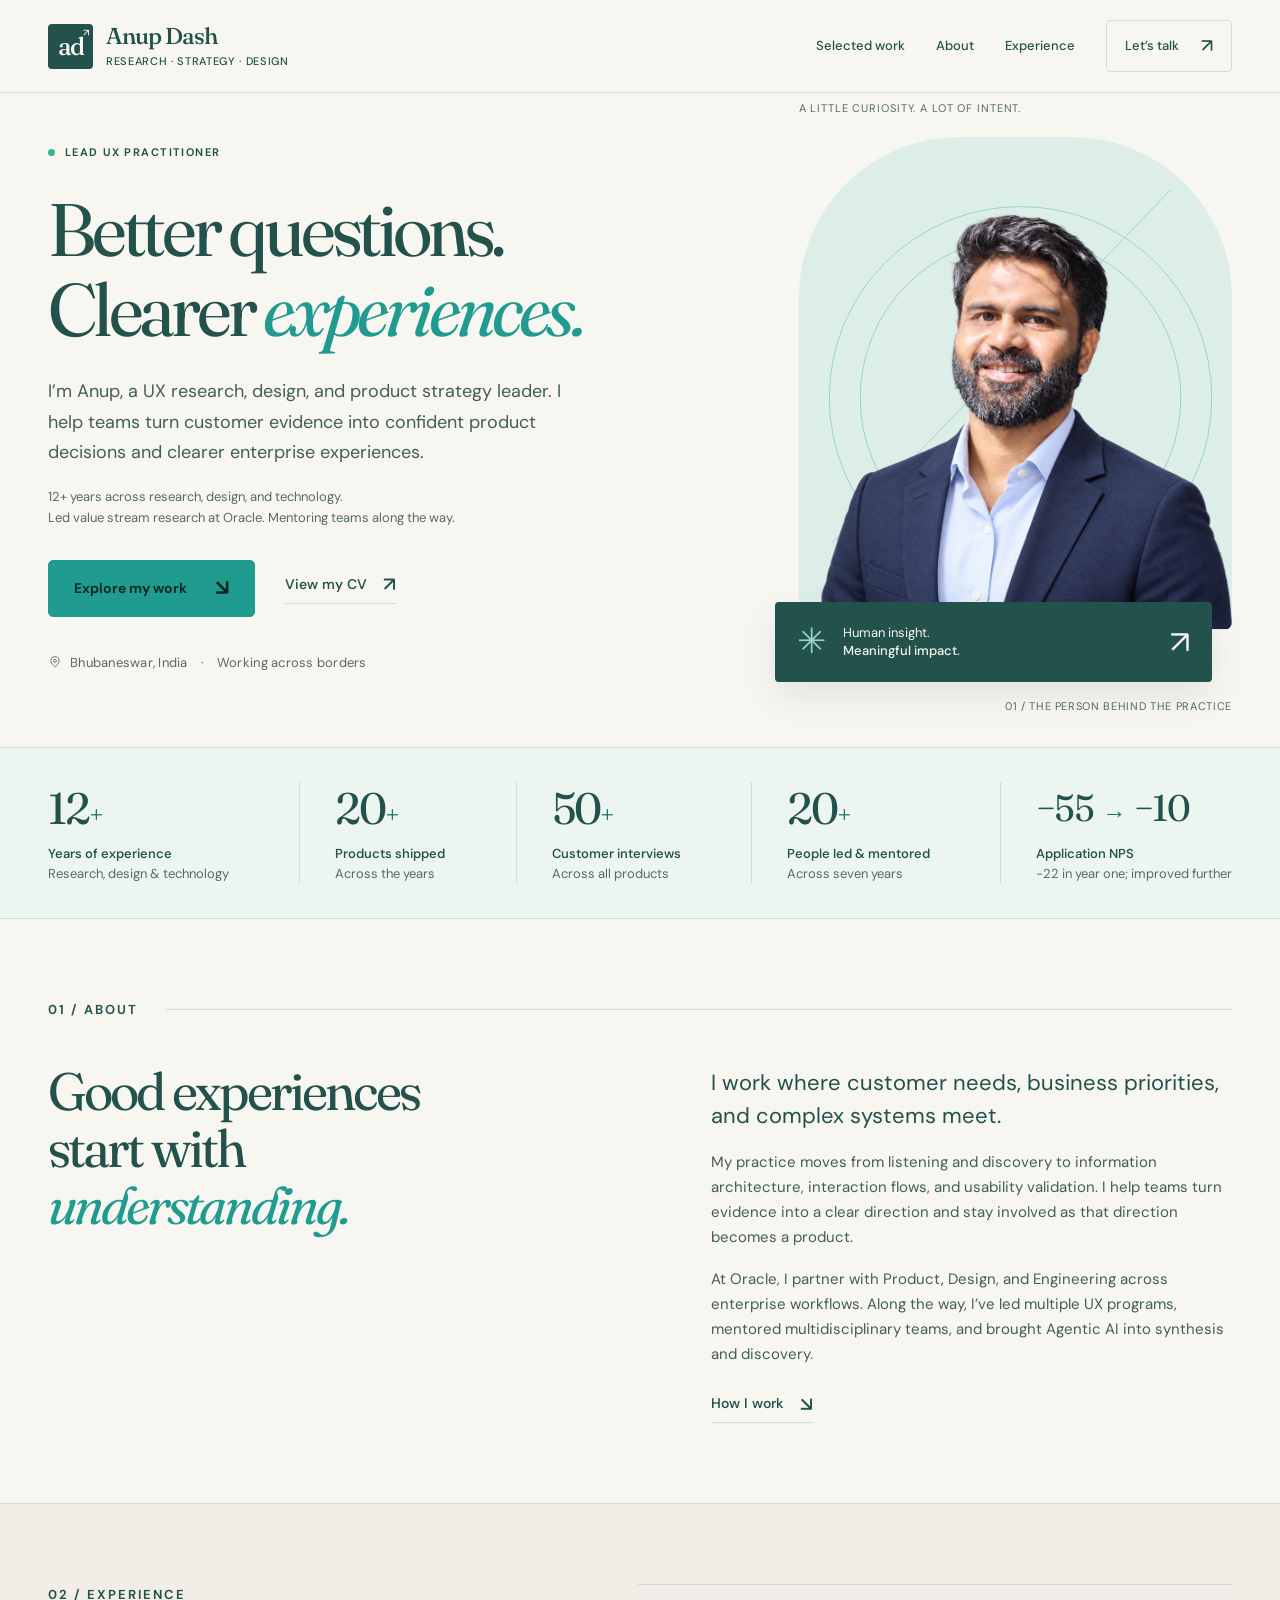
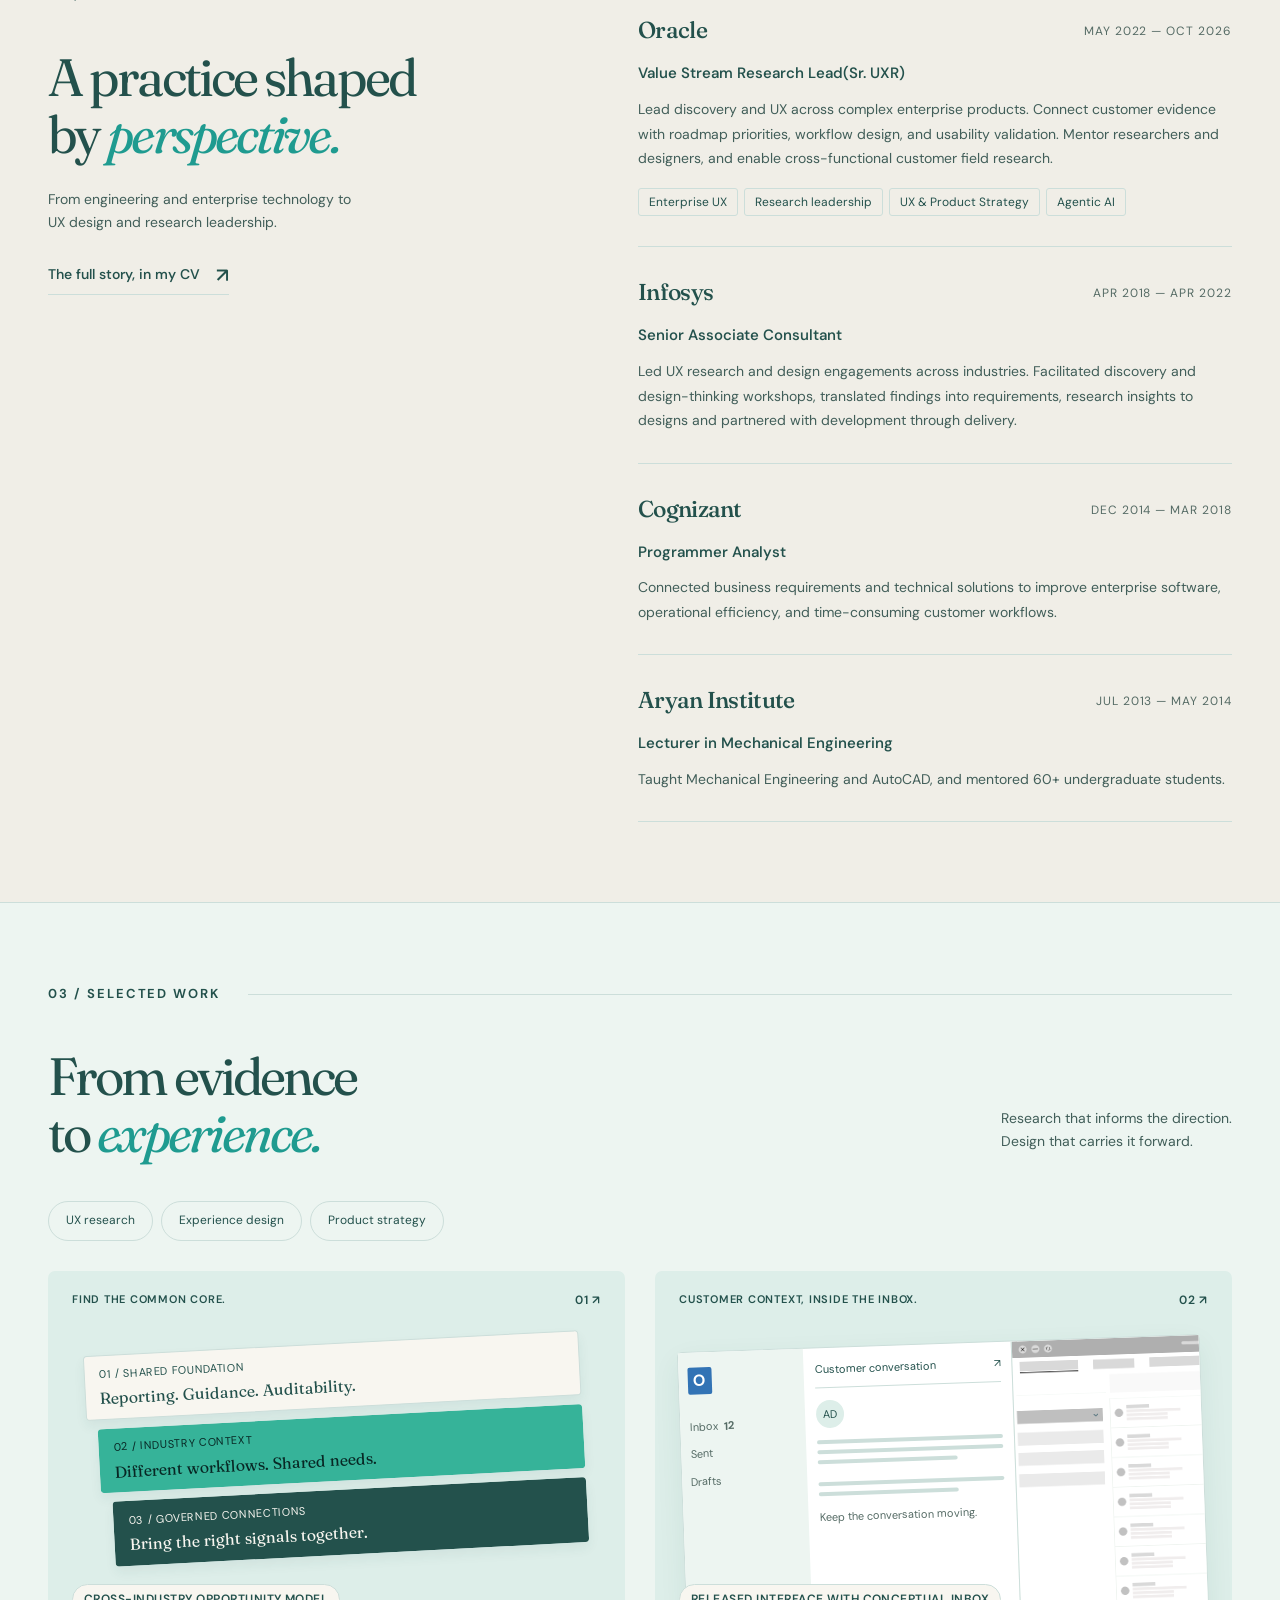
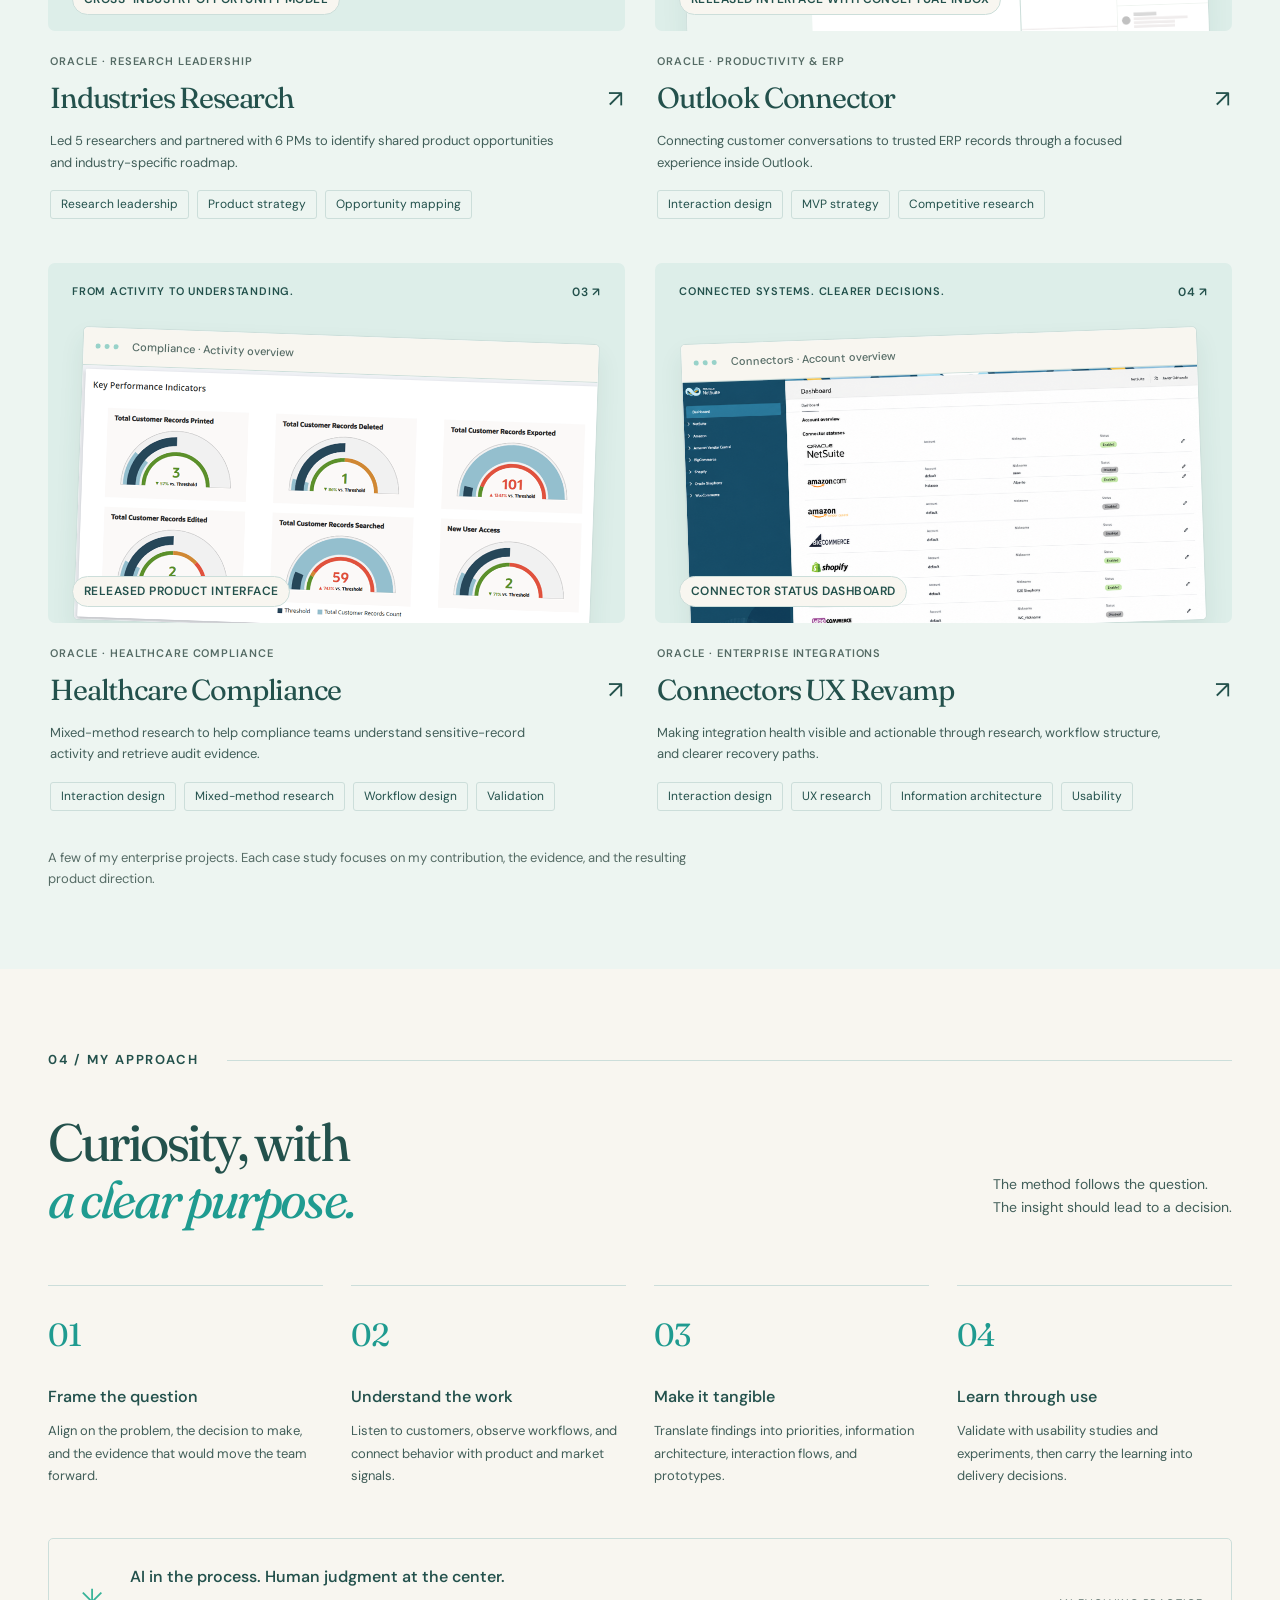
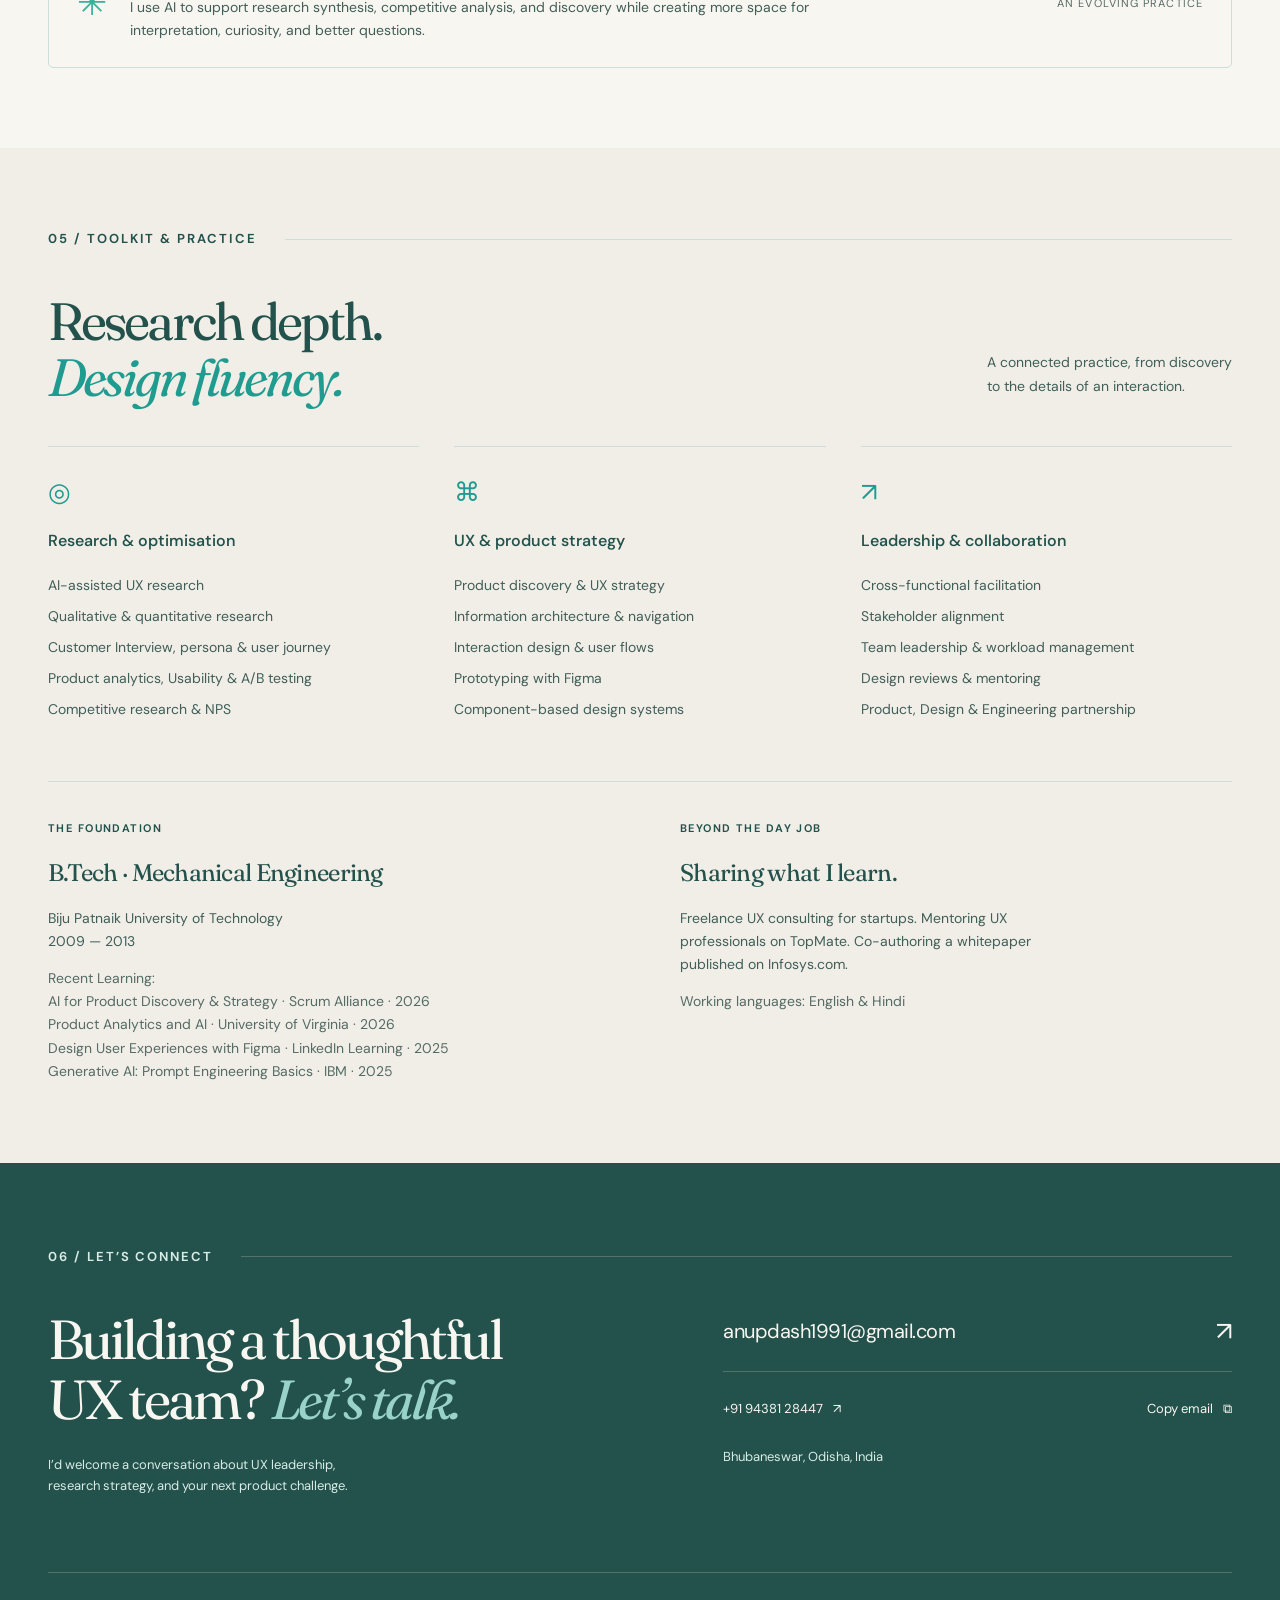
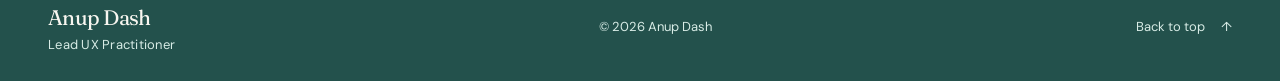
<file: index.html>
<!doctype html>
<html lang="en">
<head>
  <meta charset="utf-8">
  <meta name="viewport" content="width=device-width, initial-scale=1">
  <title>Anup Dash — UX Research, Product Strategy & Experience Design</title>
  <meta name="description" content="Anup Dash is a lead UX practitioner with 12+ years of experience connecting customer research, product strategy, and enterprise experience design.">
  <meta name="theme-color" content="#23514C">
  <meta property="og:title" content="Anup Dash — From human insight to product impact">
  <meta property="og:description" content="UX research, product strategy, and experience design. 12+ years turning complex product questions into clearer experiences.">
  <meta property="og:type" content="website">
  <link rel="icon" href="assets/favicon.svg" type="image/svg+xml">
  <link rel="stylesheet" href="styles.css?v=20261020-flipped-portrait">
  <script src="app.js" defer></script>
</head>
<body>
  <a class="skip-link" href="#main">Skip to content</a>
  <header class="site-header">
    <nav class="wrap navigation" aria-label="Main navigation">
      <a class="brand" href="#top" aria-label="Anup Dash, home"><span class="monogram" aria-hidden="true">ad<span>↗</span></span><span>Anup Dash<span class="brand-caption">RESEARCH · STRATEGY · DESIGN</span></span></a>
      <button class="menu-toggle" aria-expanded="false" aria-controls="nav-links">Menu <span aria-hidden="true">☰</span></button>
      <div class="nav-links" id="nav-links"><a href="#projects">Selected work</a><a href="#about">About</a><a href="#experience">Experience</a><a class="nav-contact" href="#contact">Let’s talk <span aria-hidden="true">↗</span></a></div>
    </nav>
  </header>
  <main id="main">
    <section class="hero wrap" id="top" aria-labelledby="hero-title">
      <div class="hero-copy">
        <p class="eyebrow"><span class="status-dot" aria-hidden="true"></span> LEAD UX PRACTITIONER</p>
        <h1 id="hero-title">Better questions.<br>Clearer <em>experiences.</em></h1>
        <p class="hero-intro">I’m Anup, a UX research, design, and product strategy leader. I help teams turn customer evidence into confident product decisions and clearer enterprise experiences.</p>
        <p class="hero-detail">12+ years across research, design, and technology.<br>Led value stream research at Oracle. Mentoring teams along the way.</p>
        <div class="hero-actions"><a class="button button-primary" href="#projects">Explore my work <span aria-hidden="true">↘</span></a><a class="text-link" href="resume.html">View my CV <span aria-hidden="true">↗</span></a></div>
        <div class="hero-location"><svg viewBox="0 0 24 24" fill="none" aria-hidden="true"><path d="M19 10c0 5-7 11-7 11S5 15 5 10a7 7 0 1 1 14 0Z"/><circle cx="12" cy="10" r="2.5"/></svg>Bhubaneswar, India <span>·</span> Working across borders</div>
      </div>
      <div class="portrait-composition">
        <span class="portrait-kicker">A LITTLE CURIOSITY. A LOT OF INTENT.</span>
        <div class="portrait-frame"><svg class="portrait-orbit" viewBox="0 0 440 510" aria-hidden="true"><circle cx="225" cy="270" r="166"/><circle cx="225" cy="270" r="198"/><path d="M30 420 380 55"/></svg><div class="portrait-cutout"><img src="assets/anup-portrait-flipped-4k.jpg" alt="Anup Dash smiling, wearing a navy blazer and light blue shirt" width="3840" height="3840" fetchpriority="high"></div></div>
        <div class="portrait-caption"><span class="spark" aria-hidden="true">✳</span><span>Human insight.<br><strong>Meaningful impact.</strong></span><span class="caption-arrow" aria-hidden="true">↗</span></div>
        <span class="portrait-index">01 / THE PERSON BEHIND THE PRACTICE</span>
      </div>
    </section>
    <section class="impact-strip" aria-label="Selected career impact"><div class="wrap metrics">
      <div class="metric"><strong>12<span>+</span></strong><p>Years of experience<br><span>Research, design & technology</span></p></div>
      <div class="metric"><strong>20<span>+</span></strong><p>Products shipped<br><span>Across the years</span></p></div>
      <div class="metric"><strong>50<span>+</span></strong><p>Customer interviews<br><span>Across all products</span></p></div>
      <div class="metric"><strong>20<span>+</span></strong><p>People led & mentored<br><span>Across seven years</span></p></div>
      <div class="metric metric-nps"><strong>−55 <span>→</span> −10</strong><p>Application NPS<br><span>−22 in year one; improved further</span></p></div>
    </div></section>
    <section class="section wrap about" id="about" aria-labelledby="about-title">
      <div class="section-label"><span>01 / ABOUT</span><span class="line"></span></div>
      <div class="about-grid"><h2 id="about-title">Good experiences start with <em>understanding.</em></h2><div class="about-copy"><p class="large-copy">I work where customer needs, business priorities, and complex systems meet.</p><p>My practice moves from listening and discovery to information architecture, interaction flows, and usability validation. I help teams turn evidence into a clear direction and stay involved as that direction becomes a product.</p><p>At Oracle, I partner with Product, Design, and Engineering across enterprise workflows. Along the way, I’ve led multiple UX programs, mentored multidisciplinary teams, and brought Agentic AI into synthesis and discovery.</p><a class="text-link" href="#approach">How I work <span aria-hidden="true">↘</span></a></div></div>
    </section>
    <section class="section experience-section" id="experience" aria-labelledby="experience-title"><div class="wrap experience-grid"><div class="experience-intro"><div class="section-label"><span>02 / EXPERIENCE</span></div><h2 id="experience-title">A practice shaped<br>by <em>perspective.</em></h2><p>From engineering and enterprise technology to UX design and research leadership.</p><a class="text-link" href="resume.html">The full story, in my CV <span aria-hidden="true">↗</span></a></div><div class="timeline">
      <article class="experience-item"><div class="experience-meta"><span class="company">Oracle</span><span>MAY 2022 — OCT 2026</span></div><h3>Value Stream Research Lead(Sr. UXR)</h3><p>Lead discovery and UX across complex enterprise products. Connect customer evidence with roadmap priorities, workflow design, and usability validation. Mentor researchers and designers, and enable cross-functional customer field research.</p><div class="experience-tags"><span>Enterprise UX</span><span>Research leadership</span><span>UX & Product Strategy</span><span>Agentic AI</span></div></article>
      <article class="experience-item"><div class="experience-meta"><span class="company">Infosys</span><span>APR 2018 — APR 2022</span></div><h3>Senior Associate Consultant</h3><p>Led UX research and design engagements across industries. Facilitated discovery and design-thinking workshops, translated findings into requirements, research insights to designs and partnered with development through delivery.</p></article>
      <article class="experience-item"><div class="experience-meta"><span class="company">Cognizant</span><span>DEC 2014 — MAR 2018</span></div><h3>Programmer Analyst</h3><p>Connected business requirements and technical solutions to improve enterprise software, operational efficiency, and time-consuming customer workflows.</p></article>
      <article class="experience-item earlier"><div class="experience-meta"><span class="company">Aryan Institute</span><span>JUL 2013 — MAY 2014</span></div><h3>Lecturer in Mechanical Engineering</h3><p>Taught Mechanical Engineering and AutoCAD, and mentored 60+ undergraduate students.</p></article>
    </div></div></section>
    <section class="section work-section" id="projects" aria-labelledby="work-title"><div class="wrap">
      <div class="section-label"><span>03 / SELECTED WORK</span><span class="line"></span></div>
      <div class="section-heading"><h2 id="work-title">From evidence<br>to <em>experience.</em></h2><p>Research that informs the direction.<br>Design that carries it forward.</p></div>
      <div class="work-filters" role="group" aria-label="Filter selected work"><button class="filter" data-filter="research" aria-pressed="false">UX research</button><button class="filter" data-filter="design" aria-pressed="false">Experience design</button><button class="filter" data-filter="strategy" aria-pressed="false">Product strategy</button></div>
      <p class="sr-only" id="filter-status" aria-live="polite">Showing all 4 projects.</p>
      <div class="project-grid">
        <a class="project-card" href="industries-research.html" data-categories="research strategy">
          <div class="project-art industries-art"><div class="art-topline"><span>FIND THE COMMON CORE.</span><span>01 ↗</span></div><div class="research-stack"><div class="research-layer"><span>01 / SHARED FOUNDATION</span><strong>Reporting. Guidance. Auditability.</strong></div><div class="research-layer"><span>02 / INDUSTRY CONTEXT</span><strong>Different workflows. Shared needs.</strong></div><div class="research-layer"><span>03 / GOVERNED CONNECTIONS</span><strong>Bring the right signals together.</strong></div></div><span class="art-footnote">CROSS-INDUSTRY OPPORTUNITY MODEL</span></div>
          <div class="project-copy"><p class="project-meta">ORACLE · RESEARCH LEADERSHIP</p><div class="project-title"><h3>Industries Research</h3><span class="project-arrow" aria-hidden="true">↗</span></div><p>Led 5 researchers and partnered with 6 PMs to identify shared product opportunities and industry-specific roadmap.</p><div class="project-tags"><span>Research leadership</span><span>Product strategy</span><span>Opportunity mapping</span></div></div>
        </a>
        <a class="project-card" href="outlook-connector.html" data-categories="research design strategy">
          <div class="project-art outlook-art"><div class="art-topline"><span>CUSTOMER CONTEXT, INSIDE THE INBOX.</span><span>02 ↗</span></div><div class="mail-preview"><aside><span class="mail-logo">O</span><span>Inbox <b>12</b></span><span>Sent</span><span>Drafts</span></aside><div class="mail-preview-body"><div class="mail-bar">Customer conversation <span>↗</span></div><div class="mail-avatar">AD</div><div class="mail-lines"><span></span><span></span><span></span></div><div class="mail-lines short-lines"><span></span><span></span></div><div class="mail-signature">Keep the conversation moving.</div></div><div class="connector-preview"><img src="assets/outlook-search.png" alt="Released Outlook Connector interface for searching customer records" width="700" height="560" loading="lazy"></div></div><span class="art-footnote">RELEASED INTERFACE WITH CONCEPTUAL INBOX</span></div>
          <div class="project-copy"><p class="project-meta">ORACLE · PRODUCTIVITY & ERP</p><div class="project-title"><h3>Outlook Connector</h3><span class="project-arrow" aria-hidden="true">↗</span></div><p>Connecting customer conversations to trusted ERP records through a focused experience inside Outlook.</p><div class="project-tags"><span>Interaction design</span><span>MVP strategy</span><span>Competitive research</span></div></div>
        </a>
        <a class="project-card" href="healthcare-compliance.html" data-categories="research design">
          <div class="project-art healthcare-art"><div class="art-topline"><span>FROM ACTIVITY TO UNDERSTANDING.</span><span>03 ↗</span></div><div class="healthcare-window"><div class="window-bar"><span></span><span></span><span></span><strong>Compliance · Activity overview</strong></div><img src="assets/healthcare-kpi.png" alt="Released compliance dashboard with activity gauges and monitoring indicators" width="1300" height="600" loading="lazy"></div><span class="art-footnote">RELEASED PRODUCT INTERFACE</span></div>
          <div class="project-copy"><p class="project-meta">ORACLE · HEALTHCARE COMPLIANCE</p><div class="project-title"><h3>Healthcare Compliance</h3><span class="project-arrow" aria-hidden="true">↗</span></div><p>Mixed-method research to help compliance teams understand sensitive-record activity and retrieve audit evidence.</p><div class="project-tags"><span>Interaction design</span><span>Mixed-method research</span><span>Workflow design</span><span>Validation</span></div></div>
        </a>
        <a class="project-card" href="connectors-ux-revamp.html" data-categories="research design">
          <div class="project-art connector-cover-art"><div class="art-topline"><span>CONNECTED SYSTEMS. CLEARER DECISIONS.</span><span>04 ↗</span></div><div class="connector-window"><div class="window-bar"><span></span><span></span><span></span><strong>Connectors · Account overview</strong></div><img class="project-cover-image" src="assets/connectors-revamp-cover.png" alt="NetSuite Connector dashboard showing connected systems and their statuses" width="1748" height="900" loading="lazy"></div><span class="art-footnote">CONNECTOR STATUS DASHBOARD</span></div>
          <div class="project-copy"><p class="project-meta">ORACLE · ENTERPRISE INTEGRATIONS</p><div class="project-title"><h3>Connectors UX Revamp</h3><span class="project-arrow" aria-hidden="true">↗</span></div><p>Making integration health visible and actionable through research, workflow structure, and clearer recovery paths.</p><div class="project-tags"><span>Interaction design</span><span>UX research</span><span>Information architecture</span><span>Usability</span></div></div>
        </a>
      </div>
      <p class="work-note"> A few of my enterprise projects. Each case study focuses on my contribution, the evidence, and the resulting product direction.</p>
    </div></section>
    <section class="section wrap approach" id="approach" aria-labelledby="approach-title">
      <div class="section-label"><span>04 / MY APPROACH</span><span class="line"></span></div><div class="section-heading"><h2 id="approach-title">Curiosity, with<br><em>a clear purpose.</em></h2><p>The method follows the question.<br>The insight should lead to a decision.</p></div>
      <div class="approach-grid"><article><span class="step-number">01</span><h3>Frame the question</h3><p>Align on the problem, the decision to make, and the evidence that would move the team forward.</p></article><article><span class="step-number">02</span><h3>Understand the work</h3><p>Listen to customers, observe workflows, and connect behavior with product and market signals.</p></article><article><span class="step-number">03</span><h3>Make it tangible</h3><p>Translate findings into priorities, information architecture, interaction flows, and prototypes.</p></article><article><span class="step-number">04</span><h3>Learn through use</h3><p>Validate with usability studies and experiments, then carry the learning into delivery decisions.</p></article></div>
      <div class="ai-note"><span class="spark" aria-hidden="true">✳</span><div><h3>AI in the process. Human judgment at the center.</h3><p>I use AI to support research synthesis, competitive analysis, and discovery while creating more space for interpretation, curiosity, and better questions.</p></div><span class="ai-label">AN EVOLVING PRACTICE</span></div>
    </section>

    <section class="section capabilities" aria-labelledby="capabilities-title"><div class="wrap"><div class="section-label"><span>05 / TOOLKIT & PRACTICE</span><span class="line"></span></div><div class="section-heading"><h2 id="capabilities-title">Research depth.<br><em>Design fluency.</em></h2><p>A connected practice, from discovery<br>to the details of an interaction.</p></div><div class="capability-grid">
      <article><span class="capability-icon" aria-hidden="true">◎</span><h3>Research & optimisation</h3><ul><li>AI-assisted UX research</li><li>Qualitative & quantitative research</li><li>Customer Interview, persona & user journey</li><li>Product analytics, Usability & A/B testing</li><li>Competitive research & NPS</li></ul></article>
      <article><span class="capability-icon" aria-hidden="true">⌘</span><h3>UX & product strategy</h3><ul><li>Product discovery & UX strategy</li><li>Information architecture & navigation</li><li>Interaction design & user flows</li><li>Prototyping with Figma</li><li>Component-based design systems</li></ul></article>
      <article><span class="capability-icon" aria-hidden="true">↗</span><h3>Leadership & collaboration</h3><ul><li>Cross-functional facilitation</li><li>Stakeholder alignment</li><li>Team leadership & workload management</li><li>Design reviews & mentoring</li><li>Product, Design & Engineering partnership</li></ul></article>
    </div>
    <div class="beyond-grid"><div><p class="eyebrow">THE FOUNDATION</p><h3>B.Tech · Mechanical Engineering</h3><p>Biju Patnaik University of Technology<br>2009 — 2013</p><p class="small-copy recent-learning">Recent Learning:<br>AI for Product Discovery &amp; Strategy · Scrum Alliance · 2026<br>Product Analytics and AI · University of Virginia · 2026<br>Design User Experiences with Figma · LinkedIn Learning · 2025<br>Generative AI: Prompt Engineering Basics · IBM · 2025</p></div><div><p class="eyebrow">BEYOND THE DAY JOB</p><h3>Sharing what I learn.</h3><p>Freelance UX consulting for startups. Mentoring UX professionals on TopMate. Co-authoring a whitepaper published on Infosys.com.</p><p class="small-copy">Working languages: English & Hindi</p></div></div>
    </div></section>
    <section class="contact-section" id="contact" aria-labelledby="contact-title"><div class="wrap"><div class="section-label"><span>06 / LET’S CONNECT</span><span class="line"></span></div><div class="contact-grid"><div><h2 id="contact-title">Building a thoughtful<br>UX team? <em>Let’s talk.</em></h2><p>I’d welcome a conversation about UX leadership,<br>research strategy, and your next product challenge.</p></div><div class="contact-details"><a class="contact-email" href="mailto:anupdash1991@gmail.com">anupdash1991@gmail.com <span aria-hidden="true">↗</span></a><div class="contact-secondary"><a href="tel:+919438128447">+91 94381 28447 <span aria-hidden="true">↗</span></a><button id="copy-email">Copy email <span aria-hidden="true">⧉</span></button></div><p>Bhubaneswar, Odisha, India</p><span class="copy-status" id="copy-status" role="status"></span></div></div><footer class="footer"><a class="footer-name" href="#top">Anup Dash<span>Lead UX Practitioner</span></a><span>© 2026 Anup Dash</span><a href="#top">Back to top <span aria-hidden="true">↑</span></a></footer></div></section>
  </main>
</body>
</html>
</file>
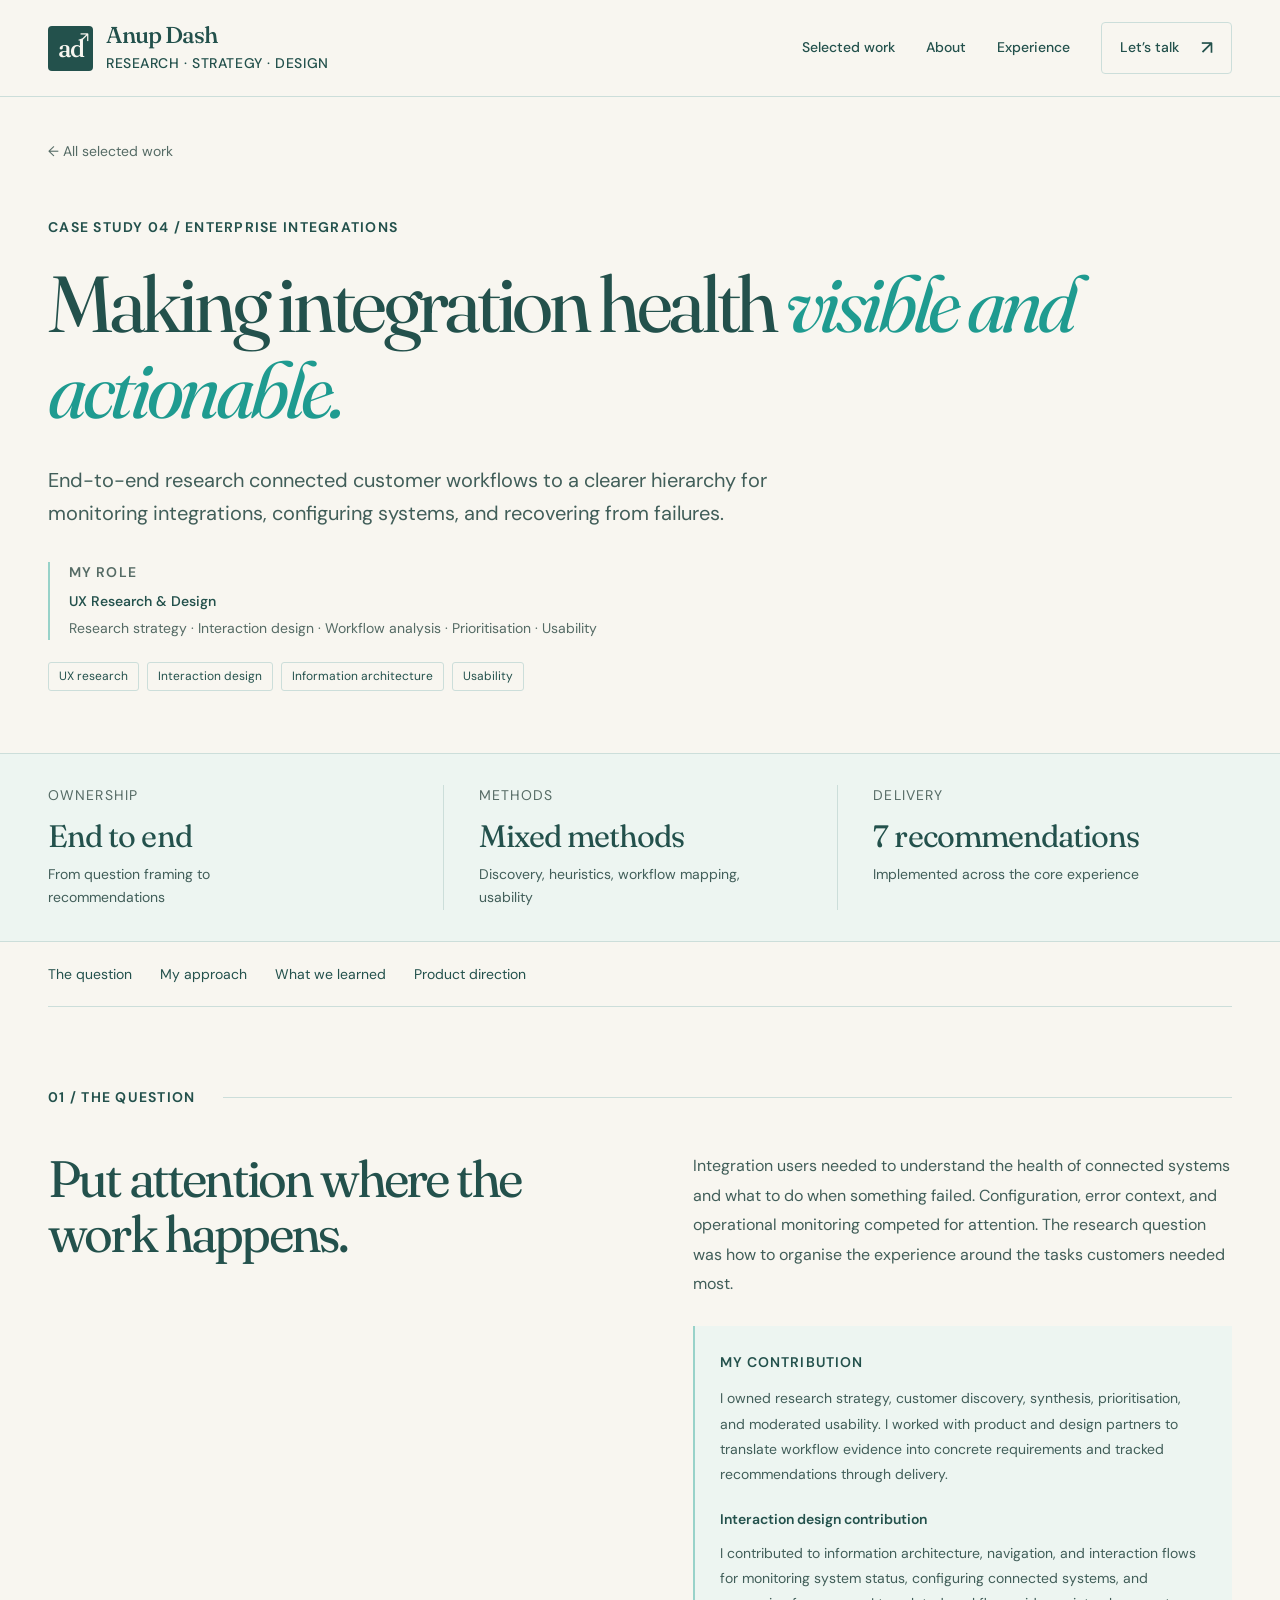
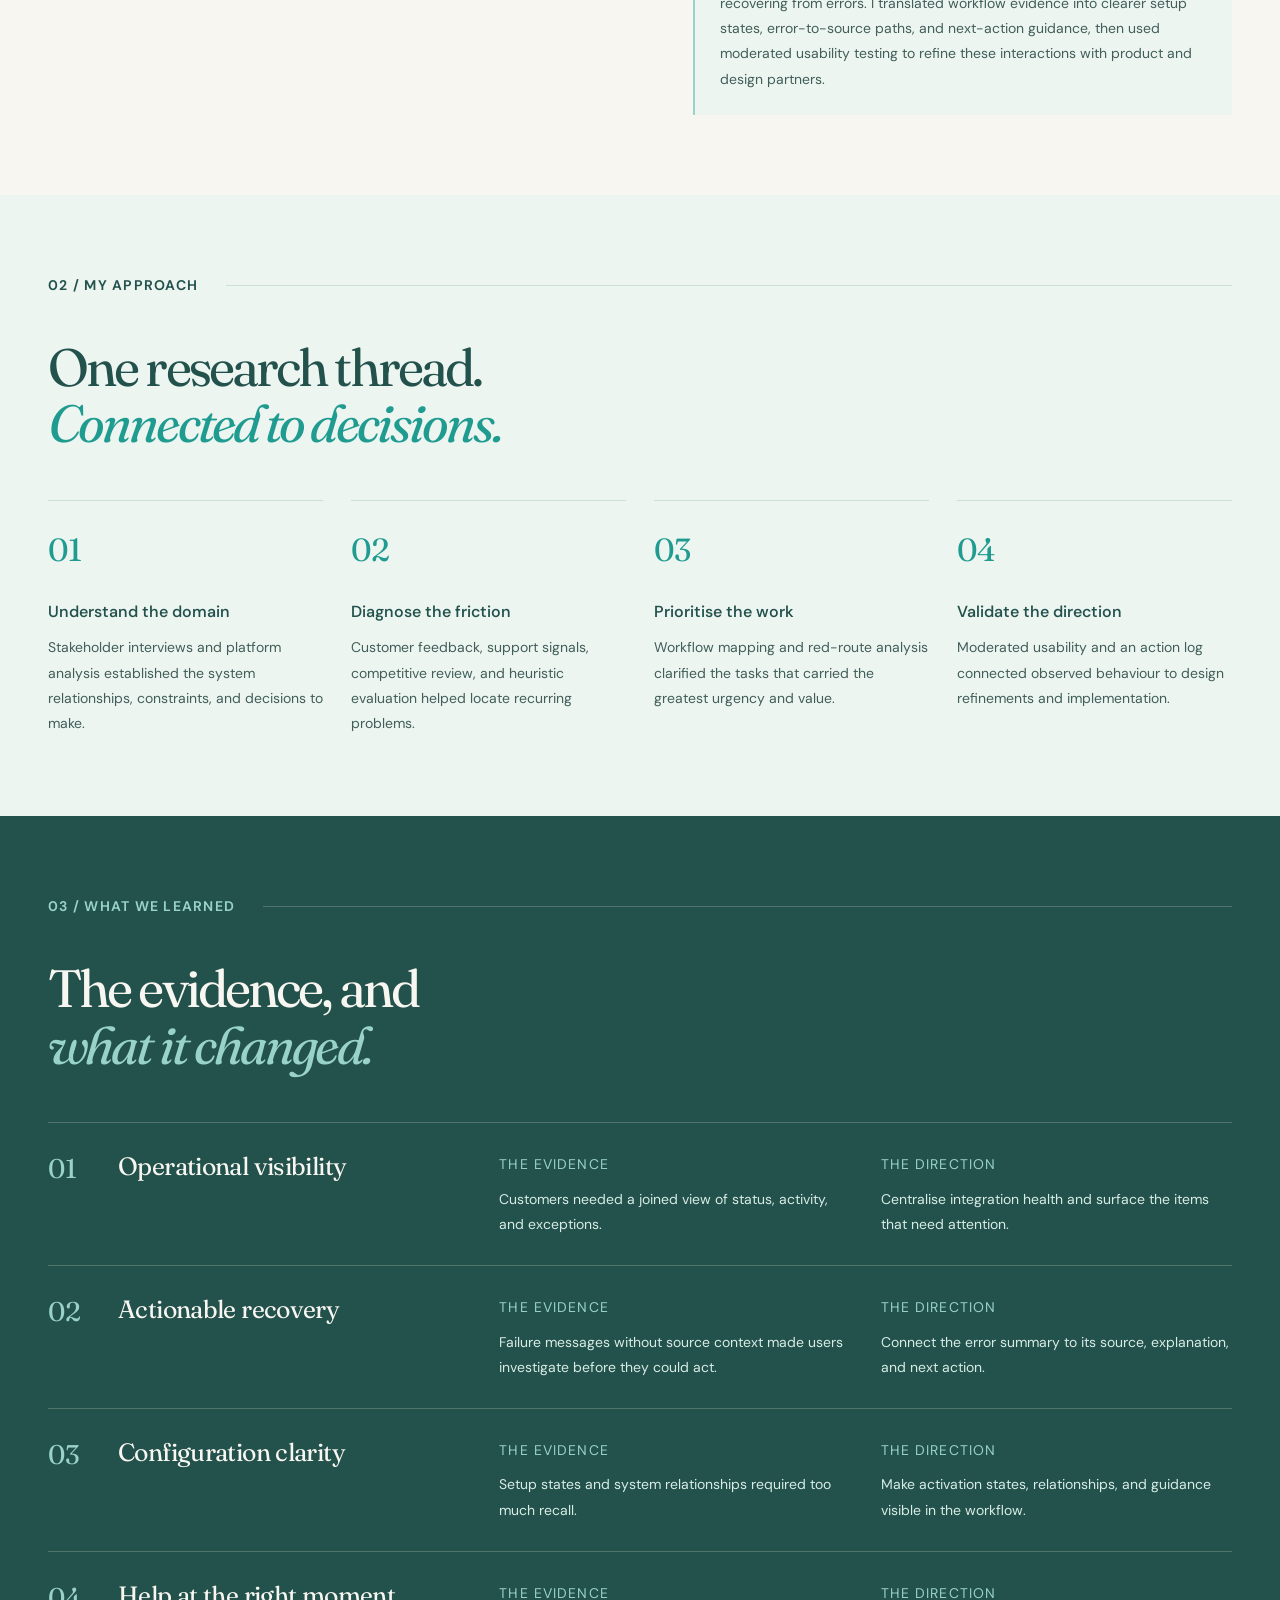
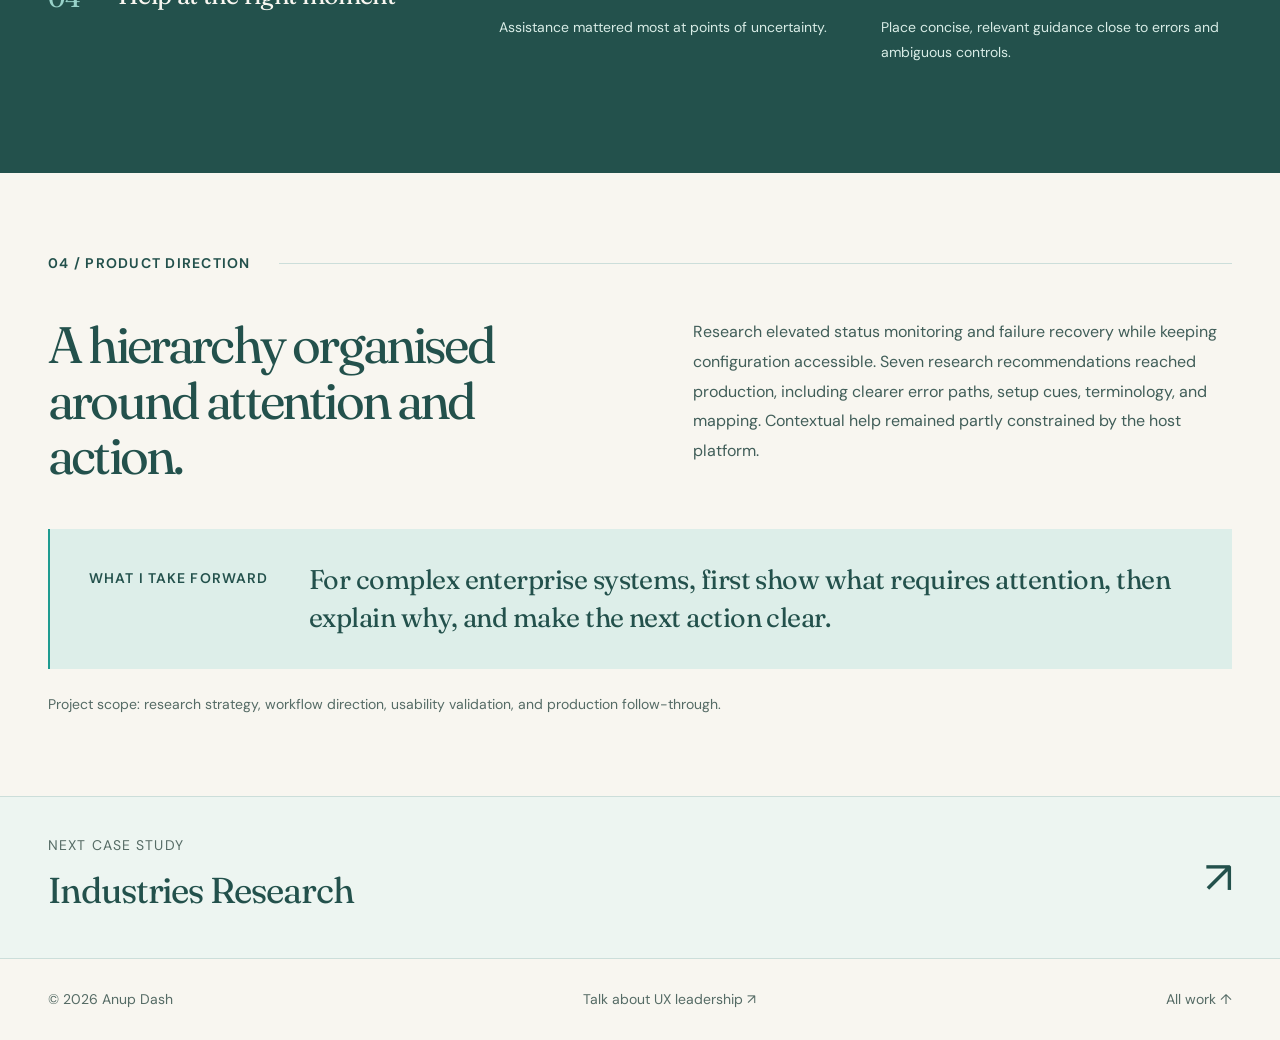
<file: connectors-ux-revamp.html>
<!doctype html><html lang="en"><head><meta charset="utf-8"><meta name="viewport" content="width=device-width, initial-scale=1"><title>Connectors UX Revamp — Anup Dash</title><meta name="description" content="End-to-end research connected customer workflows to a clearer hierarchy for monitoring integrations, configuring systems, and recovering from failures."><meta name="theme-color" content="#23514C"><link rel="icon" href="assets/favicon.svg" type="image/svg+xml"><link rel="stylesheet" href="styles.css?v=20261020-flipped-portrait"><link rel="stylesheet" href="case.css?v=20261019-case14"><script src="app.js" defer></script></head><body><a class="skip-link" href="#main">Skip to content</a><header class="site-header"><nav class="wrap navigation" aria-label="Main navigation"><a class="brand" href="index.html" aria-label="Anup Dash, home"><span class="monogram" aria-hidden="true">ad<span>↗</span></span><span>Anup Dash<span class="brand-caption">RESEARCH · STRATEGY · DESIGN</span></span></a><button class="menu-toggle" aria-expanded="false" aria-controls="nav-links">Menu <span aria-hidden="true">☰</span></button><div class="nav-links" id="nav-links"><a href="index.html#projects">Selected work</a><a href="index.html#about">About</a><a href="index.html#experience">Experience</a><a class="nav-contact" href="index.html#contact">Let’s talk <span aria-hidden="true">↗</span></a></div></nav></header><main id="main">
    <section class="case-hero wrap"><a class="case-back" href="index.html#projects">← All selected work</a><p class="eyebrow">CASE STUDY 04 / ENTERPRISE INTEGRATIONS</p><h1>Making integration health <em>visible and actionable.</em></h1><p class="case-lede">End-to-end research connected customer workflows to a clearer hierarchy for monitoring integrations, configuring systems, and recovering from failures.</p><div class="case-role"><span>MY ROLE</span><strong>UX Research &amp; Design</strong><p>Research strategy · Interaction design · Workflow analysis · Prioritisation · Usability</p></div><div class="project-tags case-tags" aria-label="Project capabilities"><span>UX research</span><span>Interaction design</span><span>Information architecture</span><span>Usability</span></div></section>
    <section class="case-stats" aria-label="Project overview"><div class="wrap"><div><span>Ownership</span><strong>End to end</strong><p>From question framing to recommendations</p></div><div><span>Methods</span><strong>Mixed methods</strong><p>Discovery, heuristics, workflow mapping, usability</p></div><div><span>Delivery</span><strong>7 recommendations</strong><p>Implemented across the core experience</p></div></div></section>
    <nav class="case-sections wrap" aria-label="Case-study sections"><a href="#context">The question</a><a href="#approach">My approach</a><a href="#findings">What we learned</a><a href="#direction">Product direction</a></nav>
    <section class="section wrap case-context" id="context"><div class="section-label"><span>01 / THE QUESTION</span><span class="line"></span></div><div class="case-two-col"><h2>Put attention where the work happens.</h2><div><p>Integration users needed to understand the health of connected systems and what to do when something failed. Configuration, error context, and operational monitoring competed for attention. The research question was how to organise the experience around the tasks customers needed most.</p><aside class="contribution"><span>MY CONTRIBUTION</span><p>I owned research strategy, customer discovery, synthesis, prioritisation, and moderated usability. I worked with product and design partners to translate workflow evidence into concrete requirements and tracked recommendations through delivery.</p><h3>Interaction design contribution</h3><p>I contributed to information architecture, navigation, and interaction flows for monitoring system status, configuring connected systems, and recovering from errors. I translated workflow evidence into clearer setup states, error-to-source paths, and next-action guidance, then used moderated usability testing to refine these interactions with product and design partners.</p></aside></div></div></section>
    <section class="case-approach" id="approach"><div class="section wrap"><div class="section-label"><span>02 / MY APPROACH</span><span class="line"></span></div><h2>One research thread.<br><em>Connected to decisions.</em></h2><div class="approach-grid"><article><span class="step-number">01</span><h3>Understand the domain</h3><p>Stakeholder interviews and platform analysis established the system relationships, constraints, and decisions to make.</p></article><article><span class="step-number">02</span><h3>Diagnose the friction</h3><p>Customer feedback, support signals, competitive review, and heuristic evaluation helped locate recurring problems.</p></article><article><span class="step-number">03</span><h3>Prioritise the work</h3><p>Workflow mapping and red-route analysis clarified the tasks that carried the greatest urgency and value.</p></article><article><span class="step-number">04</span><h3>Validate the direction</h3><p>Moderated usability and an action log connected observed behaviour to design refinements and implementation.</p></article></div></div></section>
    <section class="case-findings" id="findings"><div class="section wrap"><div class="section-label"><span>03 / WHAT WE LEARNED</span><span class="line"></span></div><h2>The evidence, and<br><em>what it changed.</em></h2><div class="findings-list"><article class="case-finding"><span>01</span><h3>Operational visibility</h3><div><small>THE EVIDENCE</small><p>Customers needed a joined view of status, activity, and exceptions.</p></div><div><small>THE DIRECTION</small><p>Centralise integration health and surface the items that need attention.</p></div></article><article class="case-finding"><span>02</span><h3>Actionable recovery</h3><div><small>THE EVIDENCE</small><p>Failure messages without source context made users investigate before they could act.</p></div><div><small>THE DIRECTION</small><p>Connect the error summary to its source, explanation, and next action.</p></div></article><article class="case-finding"><span>03</span><h3>Configuration clarity</h3><div><small>THE EVIDENCE</small><p>Setup states and system relationships required too much recall.</p></div><div><small>THE DIRECTION</small><p>Make activation states, relationships, and guidance visible in the workflow.</p></div></article><article class="case-finding"><span>04</span><h3>Help at the right moment</h3><div><small>THE EVIDENCE</small><p>Assistance mattered most at points of uncertainty.</p></div><div><small>THE DIRECTION</small><p>Place concise, relevant guidance close to errors and ambiguous controls.</p></div></article></div></div></section>
    <section class="section wrap" id="direction"><div class="section-label"><span>04 / PRODUCT DIRECTION</span><span class="line"></span></div><div class="case-two-col"><h2>A hierarchy organised around attention and action.</h2><p class="result-copy">Research elevated status monitoring and failure recovery while keeping configuration accessible. Seven research recommendations reached production, including clearer error paths, setup cues, terminology, and mapping. Contextual help remained partly constrained by the host platform.</p></div><blockquote class="reflection"><span>WHAT I TAKE FORWARD</span><p>For complex enterprise systems, first show what requires attention, then explain why, and make the next action clear.</p></blockquote><p class="case-boundary">Project scope: research strategy, workflow direction, usability validation, and production follow-through.</p></section>
    <section class="next-case"><div class="wrap"><a href="industries-research.html"><span><small>NEXT CASE STUDY</small><strong>Industries Research</strong></span><span aria-hidden="true">↗</span></a></div></section></main><footer class="case-footer wrap"><span>© 2026 Anup Dash</span><a href="index.html#contact">Talk about UX leadership ↗</a><a href="index.html#projects">All work ↑</a></footer></body></html>
</file>
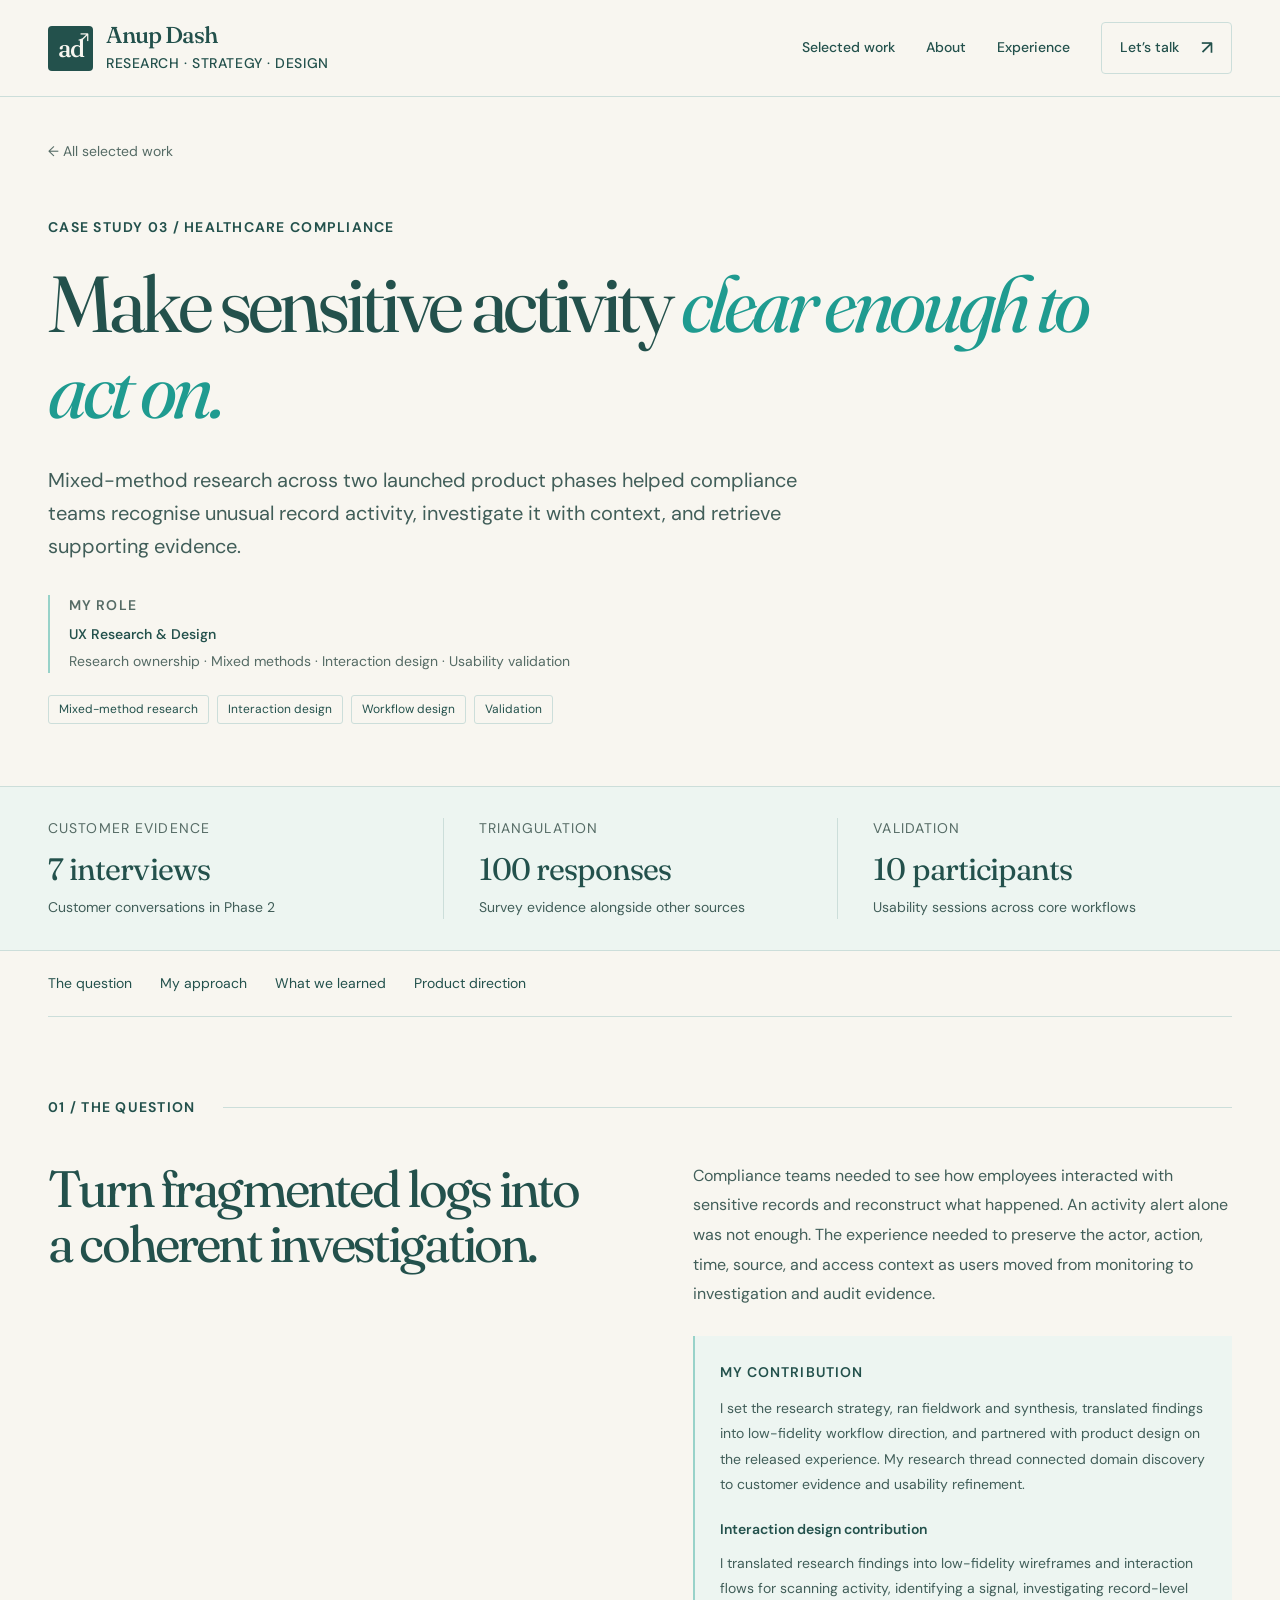
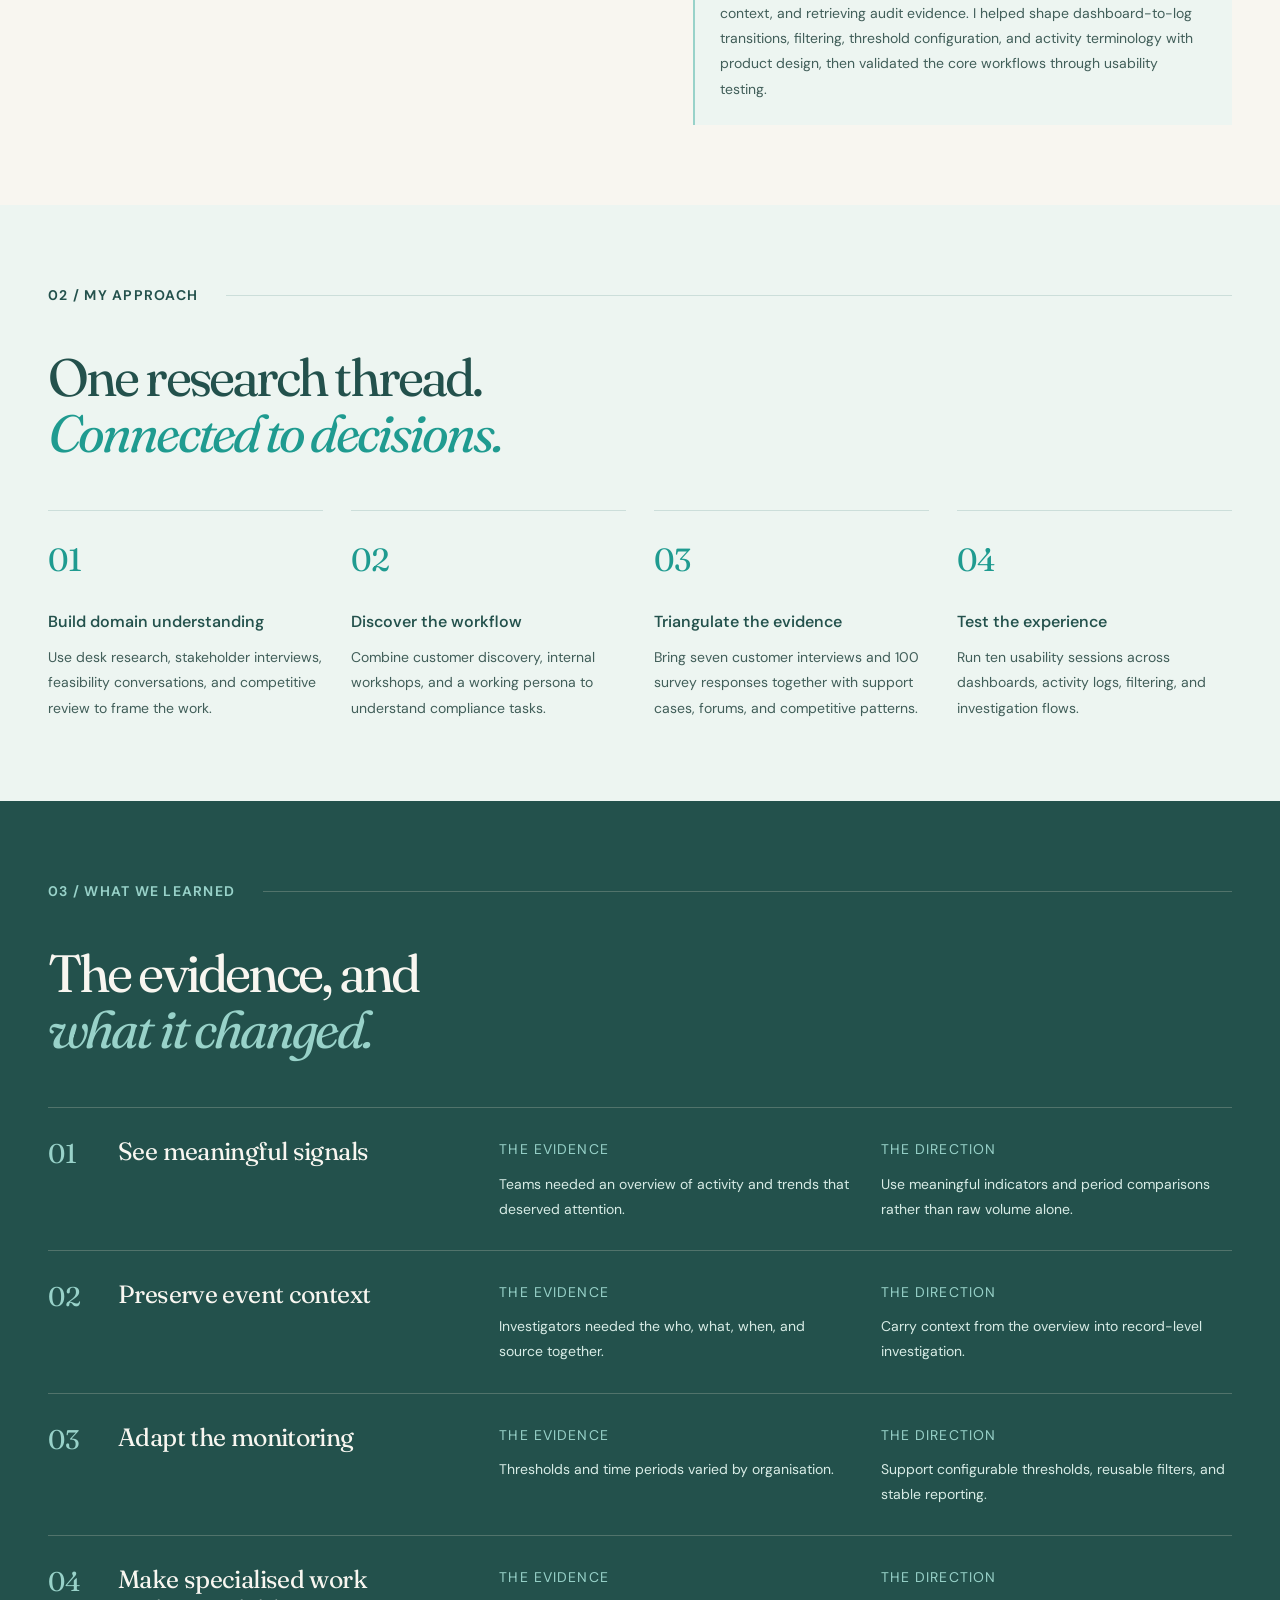
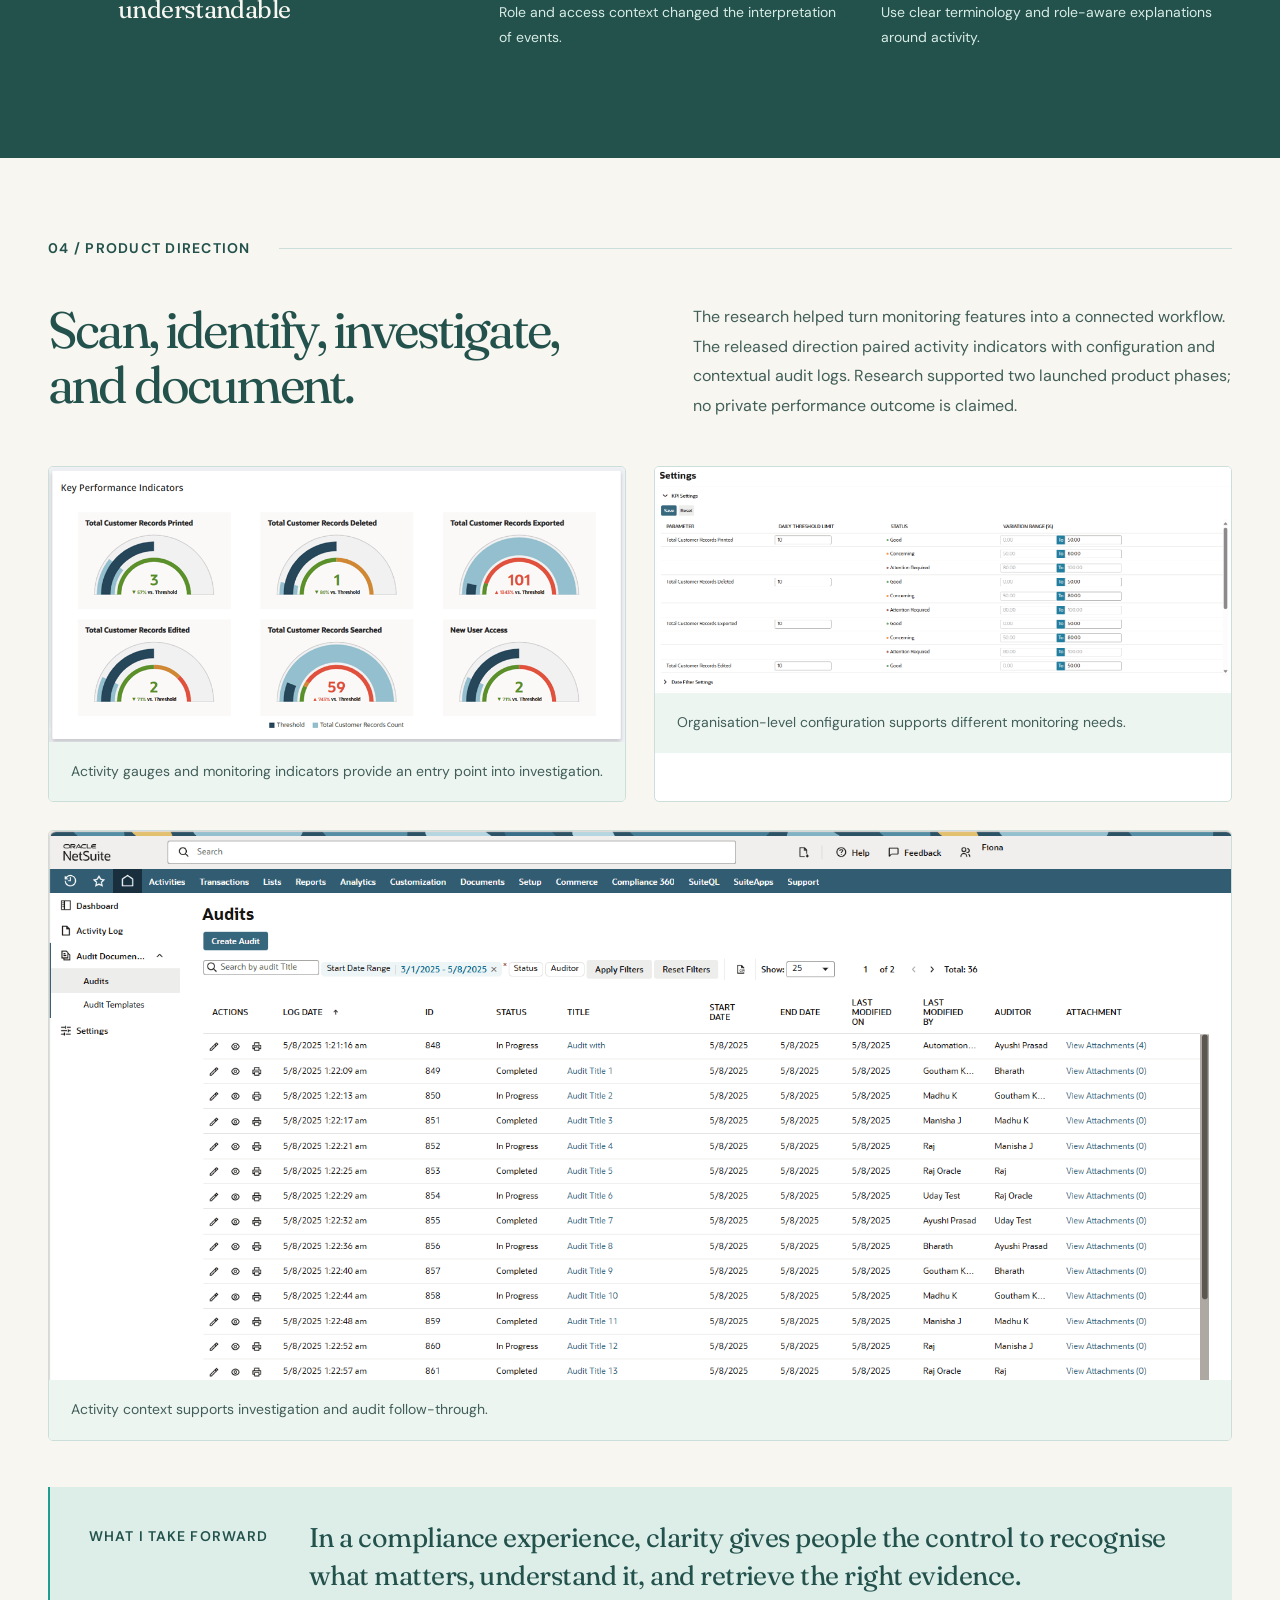
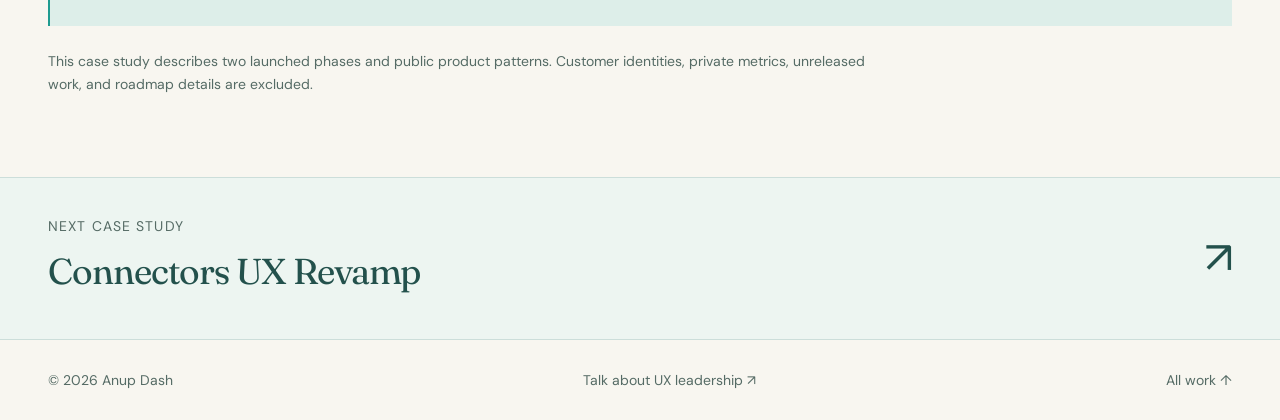
<file: healthcare-compliance.html>
<!doctype html><html lang="en"><head><meta charset="utf-8"><meta name="viewport" content="width=device-width, initial-scale=1"><title>Healthcare Compliance — Anup Dash</title><meta name="description" content="Mixed-method research across two launched product phases helped compliance teams recognise unusual record activity, investigate it with context, and retrieve supporting evidence."><meta name="theme-color" content="#23514C"><link rel="icon" href="assets/favicon.svg" type="image/svg+xml"><link rel="stylesheet" href="styles.css?v=20261020-flipped-portrait"><link rel="stylesheet" href="case.css?v=20261019-case14"><script src="app.js" defer></script></head><body><a class="skip-link" href="#main">Skip to content</a><header class="site-header"><nav class="wrap navigation" aria-label="Main navigation"><a class="brand" href="index.html" aria-label="Anup Dash, home"><span class="monogram" aria-hidden="true">ad<span>↗</span></span><span>Anup Dash<span class="brand-caption">RESEARCH · STRATEGY · DESIGN</span></span></a><button class="menu-toggle" aria-expanded="false" aria-controls="nav-links">Menu <span aria-hidden="true">☰</span></button><div class="nav-links" id="nav-links"><a href="index.html#projects">Selected work</a><a href="index.html#about">About</a><a href="index.html#experience">Experience</a><a class="nav-contact" href="index.html#contact">Let’s talk <span aria-hidden="true">↗</span></a></div></nav></header><main id="main">
    <section class="case-hero wrap"><a class="case-back" href="index.html#projects">← All selected work</a><p class="eyebrow">CASE STUDY 03 / HEALTHCARE COMPLIANCE</p><h1>Make sensitive activity <em>clear enough to act on.</em></h1><p class="case-lede">Mixed-method research across two launched product phases helped compliance teams recognise unusual record activity, investigate it with context, and retrieve supporting evidence.</p><div class="case-role"><span>MY ROLE</span><strong>UX Research &amp; Design</strong><p>Research ownership · Mixed methods · Interaction design · Usability validation</p></div><div class="project-tags case-tags" aria-label="Project capabilities"><span>Mixed-method research</span><span>Interaction design</span><span>Workflow design</span><span>Validation</span></div></section>
    <section class="case-stats" aria-label="Project overview"><div class="wrap"><div><span>Customer evidence</span><strong>7 interviews</strong><p>Customer conversations in Phase 2</p></div><div><span>Triangulation</span><strong>100 responses</strong><p>Survey evidence alongside other sources</p></div><div><span>Validation</span><strong>10 participants</strong><p>Usability sessions across core workflows</p></div></div></section>
    <nav class="case-sections wrap" aria-label="Case-study sections"><a href="#context">The question</a><a href="#approach">My approach</a><a href="#findings">What we learned</a><a href="#direction">Product direction</a></nav>
    <section class="section wrap case-context" id="context"><div class="section-label"><span>01 / THE QUESTION</span><span class="line"></span></div><div class="case-two-col"><h2>Turn fragmented logs into a coherent investigation.</h2><div><p>Compliance teams needed to see how employees interacted with sensitive records and reconstruct what happened. An activity alert alone was not enough. The experience needed to preserve the actor, action, time, source, and access context as users moved from monitoring to investigation and audit evidence.</p><aside class="contribution"><span>MY CONTRIBUTION</span><p>I set the research strategy, ran fieldwork and synthesis, translated findings into low-fidelity workflow direction, and partnered with product design on the released experience. My research thread connected domain discovery to customer evidence and usability refinement.</p><h3>Interaction design contribution</h3><p>I translated research findings into low-fidelity wireframes and interaction flows for scanning activity, identifying a signal, investigating record-level context, and retrieving audit evidence. I helped shape dashboard-to-log transitions, filtering, threshold configuration, and activity terminology with product design, then validated the core workflows through usability testing.</p></aside></div></div></section>
    <section class="case-approach" id="approach"><div class="section wrap"><div class="section-label"><span>02 / MY APPROACH</span><span class="line"></span></div><h2>One research thread.<br><em>Connected to decisions.</em></h2><div class="approach-grid"><article><span class="step-number">01</span><h3>Build domain understanding</h3><p>Use desk research, stakeholder interviews, feasibility conversations, and competitive review to frame the work.</p></article><article><span class="step-number">02</span><h3>Discover the workflow</h3><p>Combine customer discovery, internal workshops, and a working persona to understand compliance tasks.</p></article><article><span class="step-number">03</span><h3>Triangulate the evidence</h3><p>Bring seven customer interviews and 100 survey responses together with support cases, forums, and competitive patterns.</p></article><article><span class="step-number">04</span><h3>Test the experience</h3><p>Run ten usability sessions across dashboards, activity logs, filtering, and investigation flows.</p></article></div></div></section>
    <section class="case-findings" id="findings"><div class="section wrap"><div class="section-label"><span>03 / WHAT WE LEARNED</span><span class="line"></span></div><h2>The evidence, and<br><em>what it changed.</em></h2><div class="findings-list"><article class="case-finding"><span>01</span><h3>See meaningful signals</h3><div><small>THE EVIDENCE</small><p>Teams needed an overview of activity and trends that deserved attention.</p></div><div><small>THE DIRECTION</small><p>Use meaningful indicators and period comparisons rather than raw volume alone.</p></div></article><article class="case-finding"><span>02</span><h3>Preserve event context</h3><div><small>THE EVIDENCE</small><p>Investigators needed the who, what, when, and source together.</p></div><div><small>THE DIRECTION</small><p>Carry context from the overview into record-level investigation.</p></div></article><article class="case-finding"><span>03</span><h3>Adapt the monitoring</h3><div><small>THE EVIDENCE</small><p>Thresholds and time periods varied by organisation.</p></div><div><small>THE DIRECTION</small><p>Support configurable thresholds, reusable filters, and stable reporting.</p></div></article><article class="case-finding"><span>04</span><h3>Make specialised work understandable</h3><div><small>THE EVIDENCE</small><p>Role and access context changed the interpretation of events.</p></div><div><small>THE DIRECTION</small><p>Use clear terminology and role-aware explanations around activity.</p></div></article></div></div></section>
    <section class="section wrap" id="direction"><div class="section-label"><span>04 / PRODUCT DIRECTION</span><span class="line"></span></div><div class="case-two-col"><h2>Scan, identify, investigate, and document.</h2><p class="result-copy">The research helped turn monitoring features into a connected workflow. The released direction paired activity indicators with configuration and contextual audit logs. Research supported two launched product phases; no private performance outcome is claimed.</p></div><div class="case-gallery"><figure><img src="assets/healthcare-kpi.png" alt="Compliance activity overview" loading="lazy"><figcaption>Activity gauges and monitoring indicators provide an entry point into investigation.</figcaption></figure><figure><img src="assets/healthcare-settings.png" alt="Configurable monitoring thresholds" loading="lazy"><figcaption>Organisation-level configuration supports different monitoring needs.</figcaption></figure><figure><img src="assets/healthcare-audit-log.png" alt="Record-level audit activity" loading="lazy"><figcaption>Activity context supports investigation and audit follow-through.</figcaption></figure></div><blockquote class="reflection"><span>WHAT I TAKE FORWARD</span><p>In a compliance experience, clarity gives people the control to recognise what matters, understand it, and retrieve the right evidence.</p></blockquote><p class="case-boundary">This case study describes two launched phases and public product patterns. Customer identities, private metrics, unreleased work, and roadmap details are excluded.</p></section>
    <section class="next-case"><div class="wrap"><a href="connectors-ux-revamp.html"><span><small>NEXT CASE STUDY</small><strong>Connectors UX Revamp</strong></span><span aria-hidden="true">↗</span></a></div></section></main><footer class="case-footer wrap"><span>© 2026 Anup Dash</span><a href="index.html#contact">Talk about UX leadership ↗</a><a href="index.html#projects">All work ↑</a></footer></body></html>
</file>
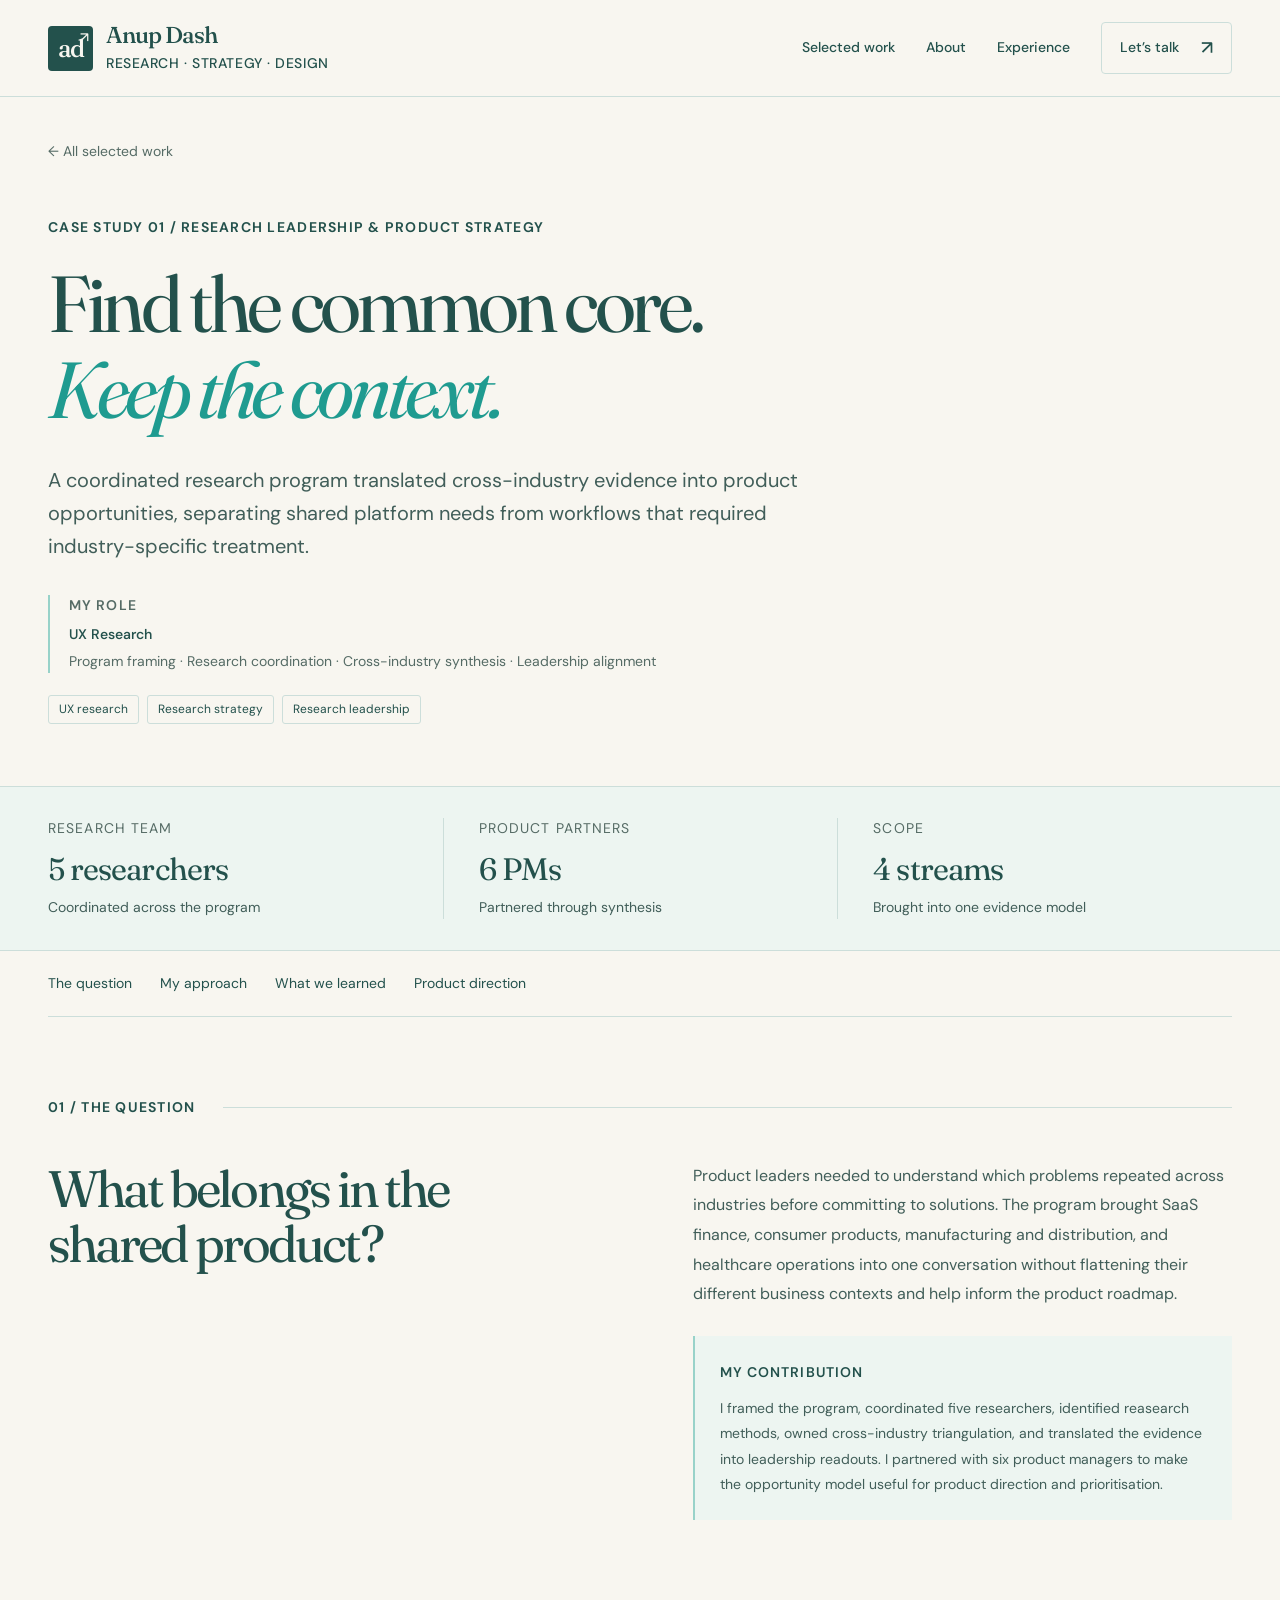
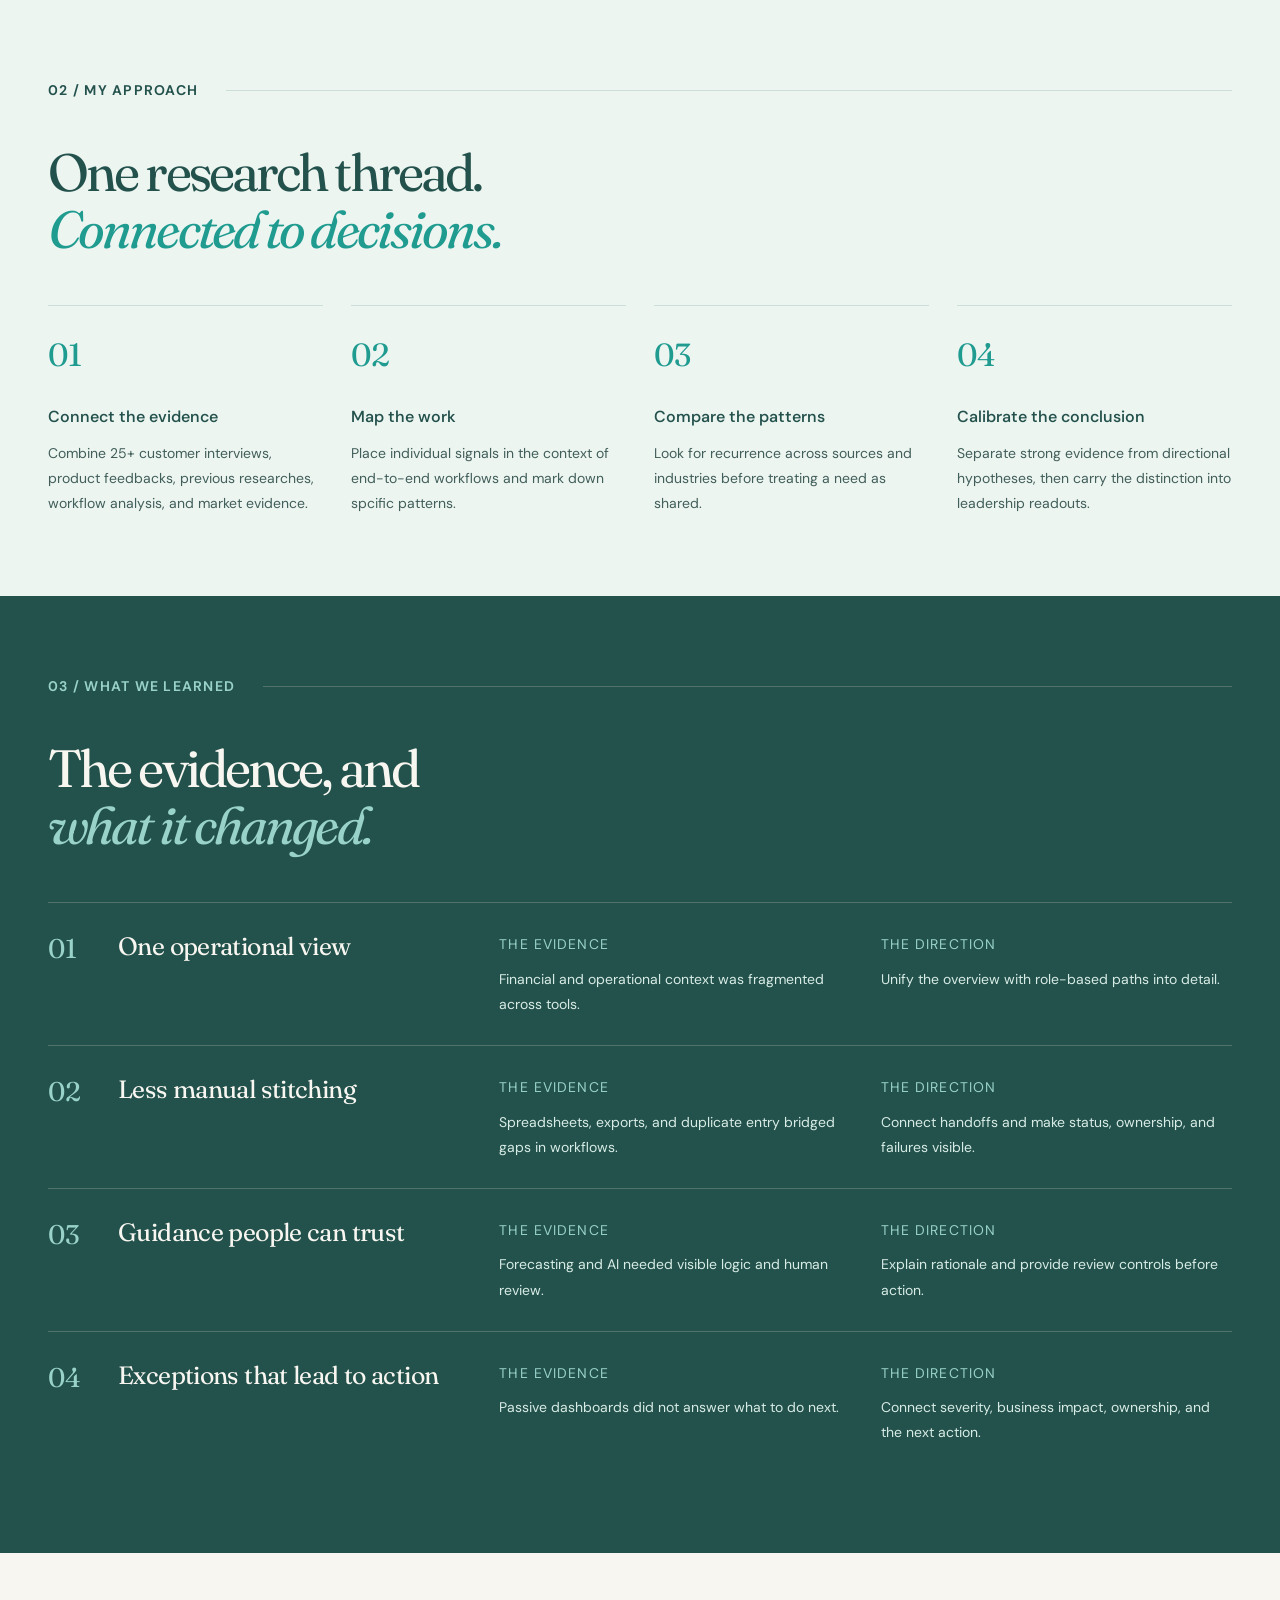
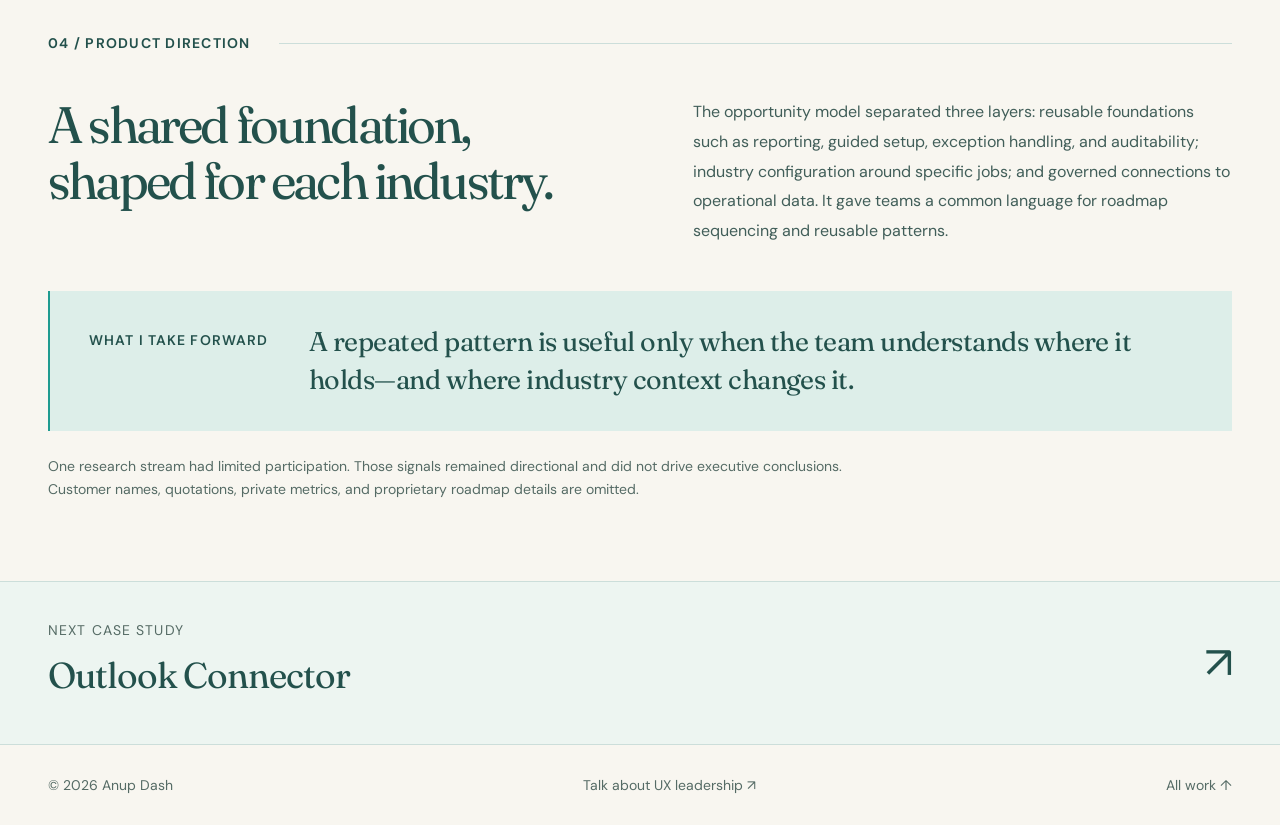
<file: industries-research.html>
<!doctype html><html lang="en"><head><meta charset="utf-8"><meta name="viewport" content="width=device-width, initial-scale=1"><title>Industries Research — Anup Dash</title><meta name="description" content="A coordinated research program translated cross-industry evidence into product opportunities, separating shared platform needs from workflows that required industry-specific treatment."><meta name="theme-color" content="#23514C"><link rel="icon" href="assets/favicon.svg" type="image/svg+xml"><link rel="stylesheet" href="styles.css?v=20261020-flipped-portrait"><link rel="stylesheet" href="case.css?v=20261019-case14"><script src="app.js" defer></script></head><body><a class="skip-link" href="#main">Skip to content</a><header class="site-header"><nav class="wrap navigation" aria-label="Main navigation"><a class="brand" href="index.html" aria-label="Anup Dash, home"><span class="monogram" aria-hidden="true">ad<span>↗</span></span><span>Anup Dash<span class="brand-caption">RESEARCH · STRATEGY · DESIGN</span></span></a><button class="menu-toggle" aria-expanded="false" aria-controls="nav-links">Menu <span aria-hidden="true">☰</span></button><div class="nav-links" id="nav-links"><a href="index.html#projects">Selected work</a><a href="index.html#about">About</a><a href="index.html#experience">Experience</a><a class="nav-contact" href="index.html#contact">Let’s talk <span aria-hidden="true">↗</span></a></div></nav></header><main id="main">
    <section class="case-hero wrap"><a class="case-back" href="index.html#projects">← All selected work</a><p class="eyebrow">CASE STUDY 01 / RESEARCH LEADERSHIP &amp; PRODUCT STRATEGY</p><h1>Find the common core.<br><em>Keep the context.</em></h1><p class="case-lede">A coordinated research program translated cross-industry evidence into product opportunities, separating shared platform needs from workflows that required industry-specific treatment.</p><div class="case-role"><span>MY ROLE</span><strong>UX Research</strong><p>Program framing · Research coordination · Cross-industry synthesis · Leadership alignment</p></div>
    <div class="project-tags case-tags" aria-label="Project capabilities"><span>UX research</span><span>Research strategy</span><span>Research leadership</span></div>
</section>
    <section class="case-stats" aria-label="Project overview"><div class="wrap"><div><span>Research team</span><strong>5 researchers</strong><p>Coordinated across the program</p></div><div><span>Product partners</span><strong>6 PMs</strong><p>Partnered through synthesis</p></div><div><span>Scope</span><strong>4 streams</strong><p>Brought into one evidence model</p></div></div></section>
    <nav class="case-sections wrap" aria-label="Case-study sections"><a href="#context">The question</a><a href="#approach">My approach</a><a href="#findings">What we learned</a><a href="#direction">Product direction</a></nav>
    <section class="section wrap case-context" id="context"><div class="section-label"><span>01 / THE QUESTION</span><span class="line"></span></div><div class="case-two-col"><h2>What belongs in the shared product?</h2><div><p>Product leaders needed to understand which problems repeated across industries before committing to solutions. The program brought SaaS finance, consumer products, manufacturing and distribution, and healthcare operations into one conversation without flattening their different business contexts and help inform the product roadmap.</p><aside class="contribution"><span>MY CONTRIBUTION</span><p>I framed the program, coordinated five researchers, identified reasearch methods, owned cross-industry triangulation, and translated the evidence into leadership readouts. I partnered with six product managers to make the opportunity model useful for product direction and prioritisation.</p></aside></div></div></section>
    <section class="case-approach" id="approach"><div class="section wrap"><div class="section-label"><span>02 / MY APPROACH</span><span class="line"></span></div><h2>One research thread.<br><em>Connected to decisions.</em></h2><div class="approach-grid"><article><span class="step-number">01</span><h3>Connect the evidence</h3><p>Combine 25+ customer interviews, product feedbacks, previous researches, workflow analysis, and market evidence.</p></article><article><span class="step-number">02</span><h3>Map the work</h3><p>Place individual signals in the context of end-to-end workflows and mark down spcific patterns.</p></article><article><span class="step-number">03</span><h3>Compare the patterns</h3><p>Look for recurrence across sources and industries before treating a need as shared.</p></article><article><span class="step-number">04</span><h3>Calibrate the conclusion</h3><p>Separate strong evidence from directional hypotheses, then carry the distinction into leadership readouts.</p></article></div></div></section>
    <section class="case-findings" id="findings"><div class="section wrap"><div class="section-label"><span>03 / WHAT WE LEARNED</span><span class="line"></span></div><h2>The evidence, and<br><em>what it changed.</em></h2><div class="findings-list"><article class="case-finding"><span>01</span><h3>One operational view</h3><div><small>THE EVIDENCE</small><p>Financial and operational context was fragmented across tools.</p></div><div><small>THE DIRECTION</small><p>Unify the overview with role-based paths into detail.</p></div></article><article class="case-finding"><span>02</span><h3>Less manual stitching</h3><div><small>THE EVIDENCE</small><p>Spreadsheets, exports, and duplicate entry bridged gaps in workflows.</p></div><div><small>THE DIRECTION</small><p>Connect handoffs and make status, ownership, and failures visible.</p></div></article><article class="case-finding"><span>03</span><h3>Guidance people can trust</h3><div><small>THE EVIDENCE</small><p>Forecasting and AI needed visible logic and human review.</p></div><div><small>THE DIRECTION</small><p>Explain rationale and provide review controls before action.</p></div></article><article class="case-finding"><span>04</span><h3>Exceptions that lead to action</h3><div><small>THE EVIDENCE</small><p>Passive dashboards did not answer what to do next.</p></div><div><small>THE DIRECTION</small><p>Connect severity, business impact, ownership, and the next action.</p></div></article></div></div></section>
    <section class="section wrap" id="direction"><div class="section-label"><span>04 / PRODUCT DIRECTION</span><span class="line"></span></div><div class="case-two-col"><h2>A shared foundation, shaped for each industry.</h2><p class="result-copy">The opportunity model separated three layers: 
        reusable foundations such as reporting, guided setup, exception handling, and auditability; industry configuration around specific jobs; and governed connections to operational data. It gave teams a common language for roadmap sequencing and reusable patterns.</p></div><blockquote class="reflection"><span>WHAT I TAKE FORWARD</span><p>A repeated pattern is useful only when the team understands where it holds—and where industry context changes it.</p></blockquote><p class="case-boundary">One research stream had limited participation. Those signals remained directional and did not drive executive conclusions. Customer names, quotations, private metrics, and proprietary roadmap details are omitted.</p></section>
    <section class="next-case"><div class="wrap"><a href="outlook-connector.html"><span><small>NEXT CASE STUDY</small><strong>Outlook Connector</strong></span><span aria-hidden="true">↗</span></a></div></section></main><footer class="case-footer wrap"><span>© 2026 Anup Dash</span><a href="index.html#contact">Talk about UX leadership ↗</a><a href="index.html#projects">All work ↑</a></footer></body></html>
</file>
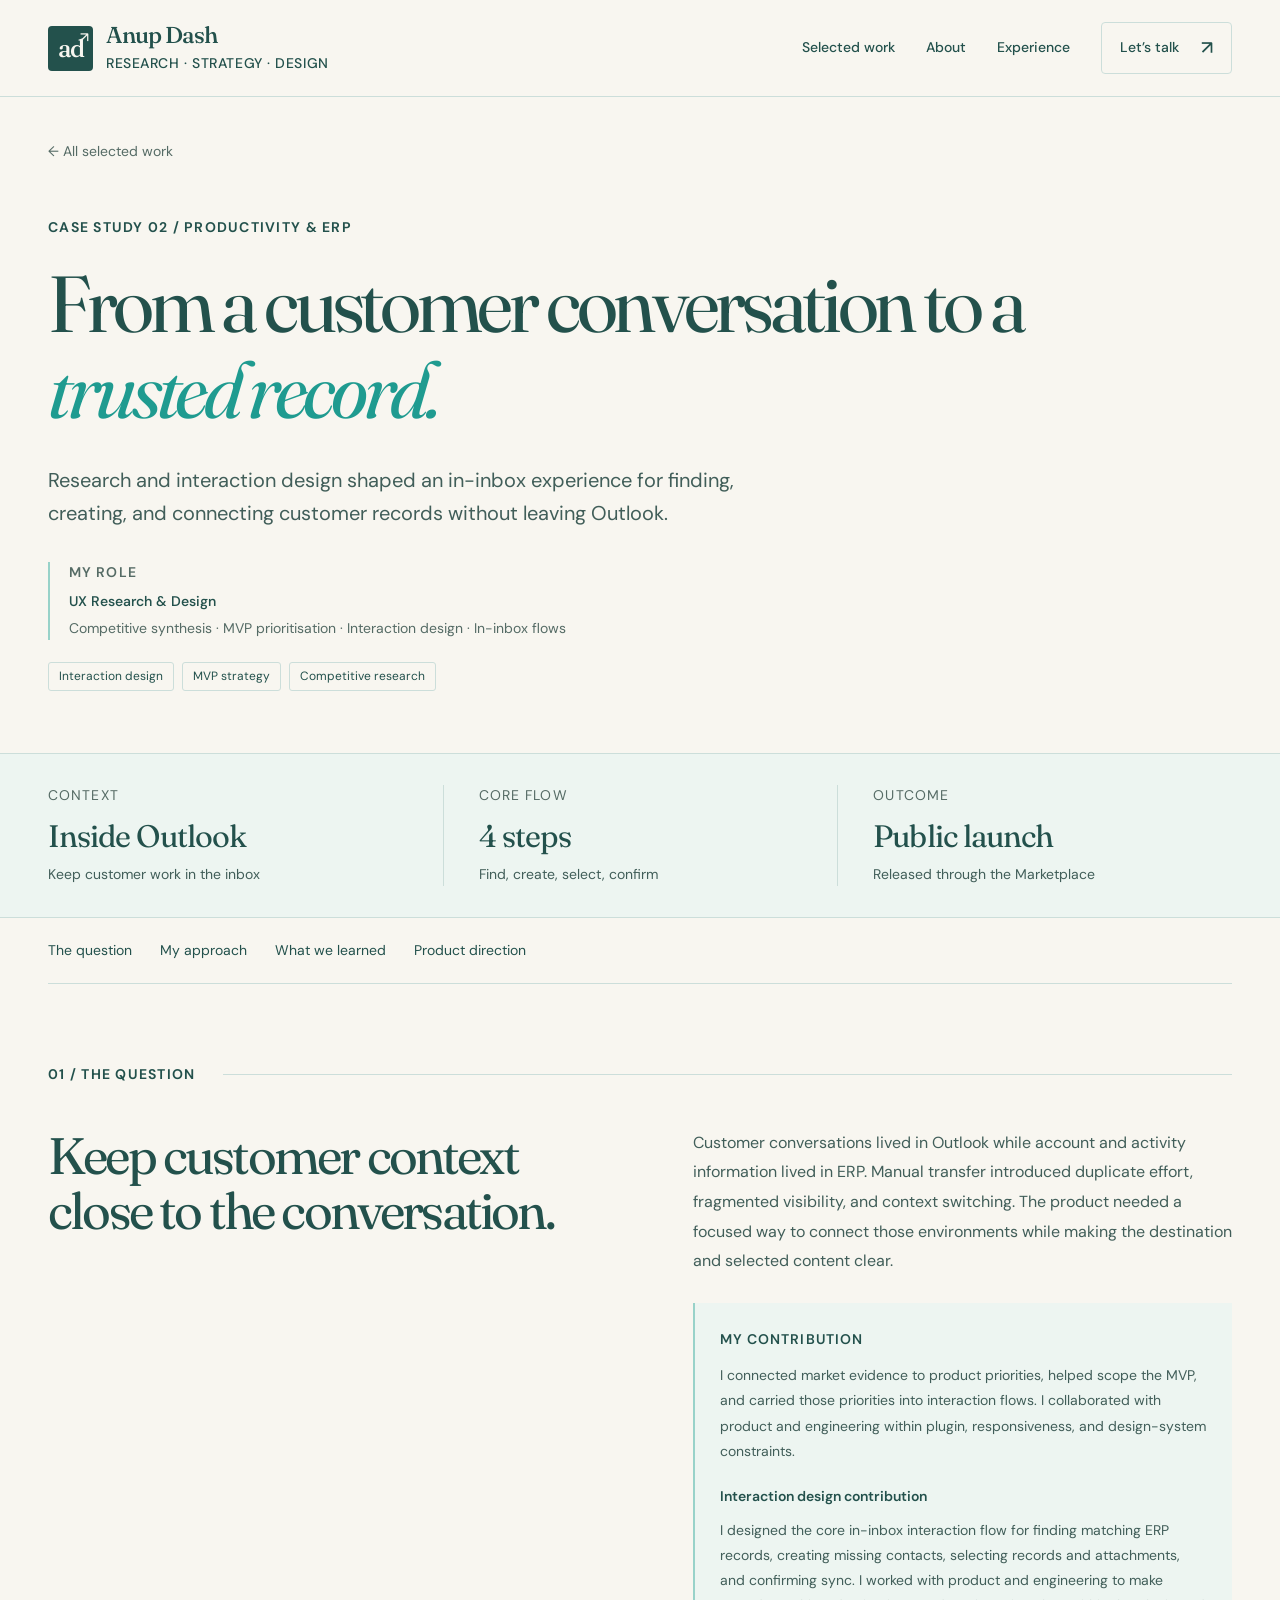
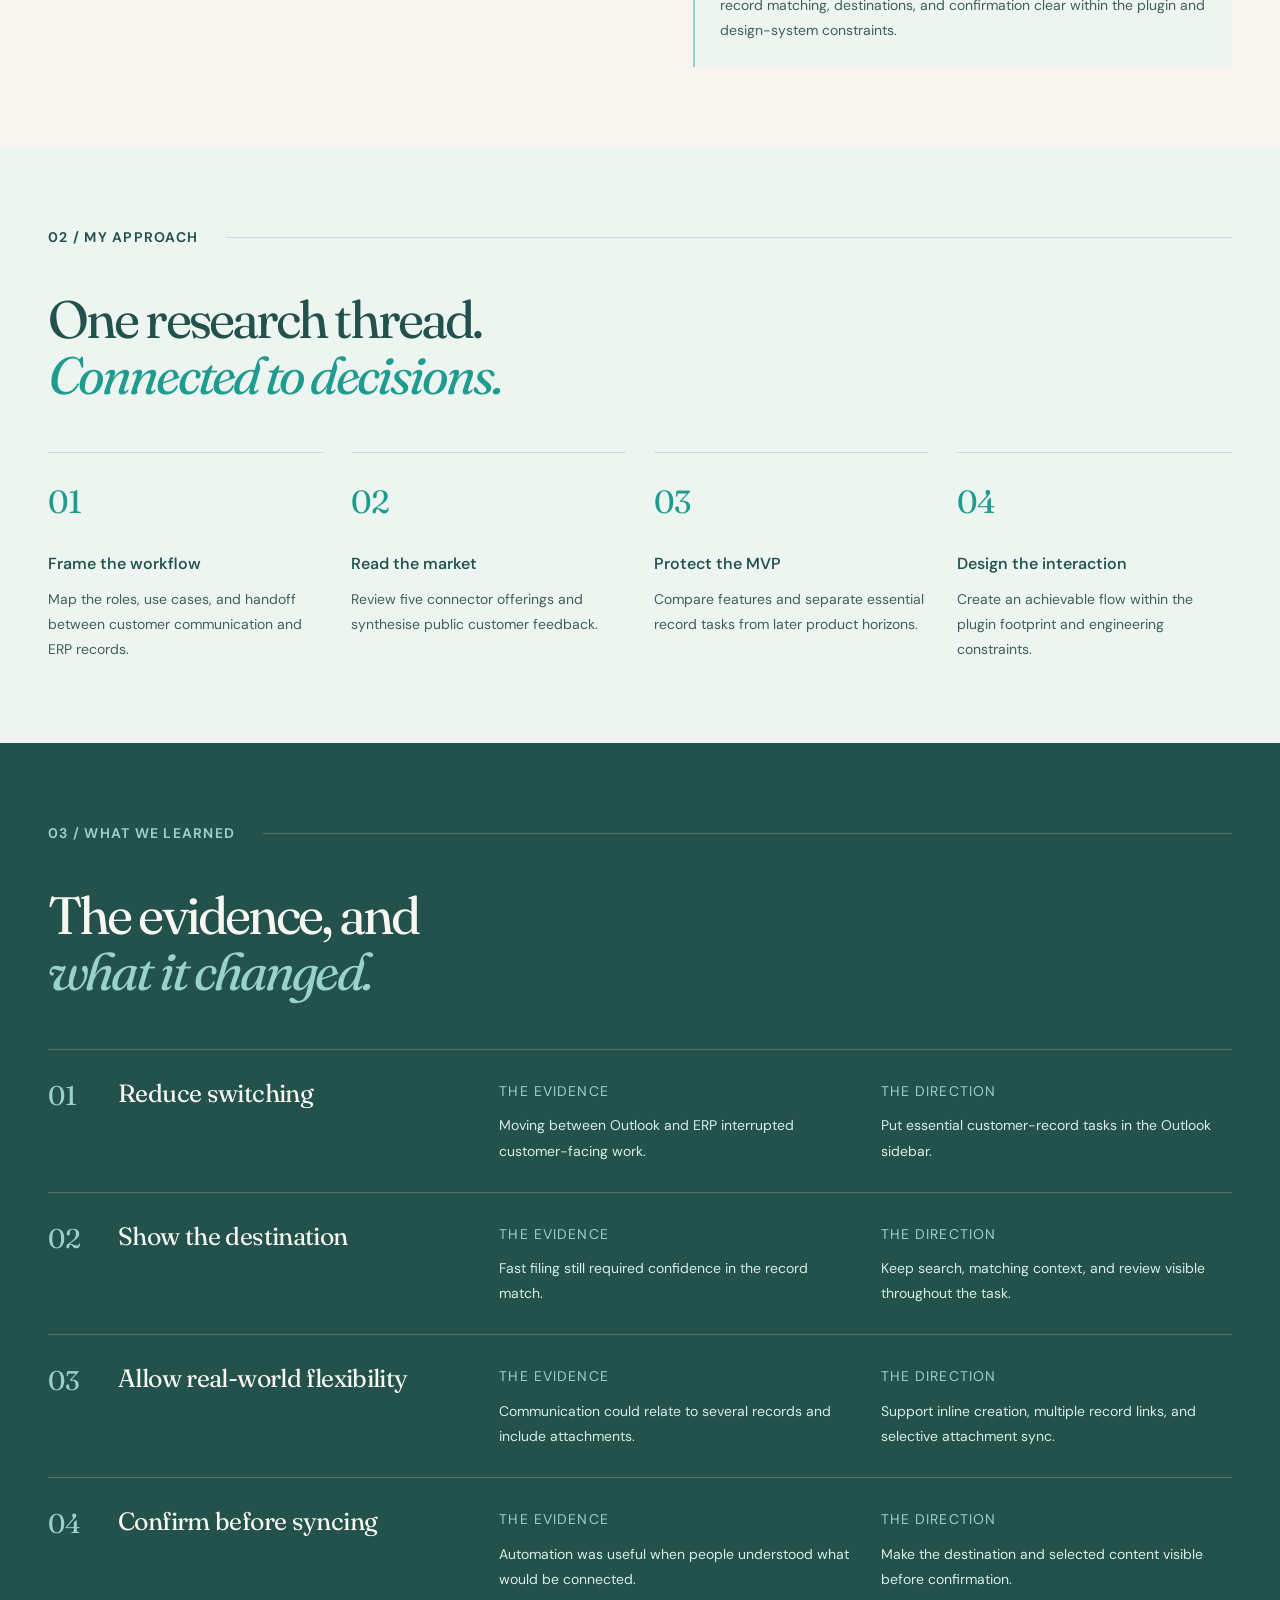
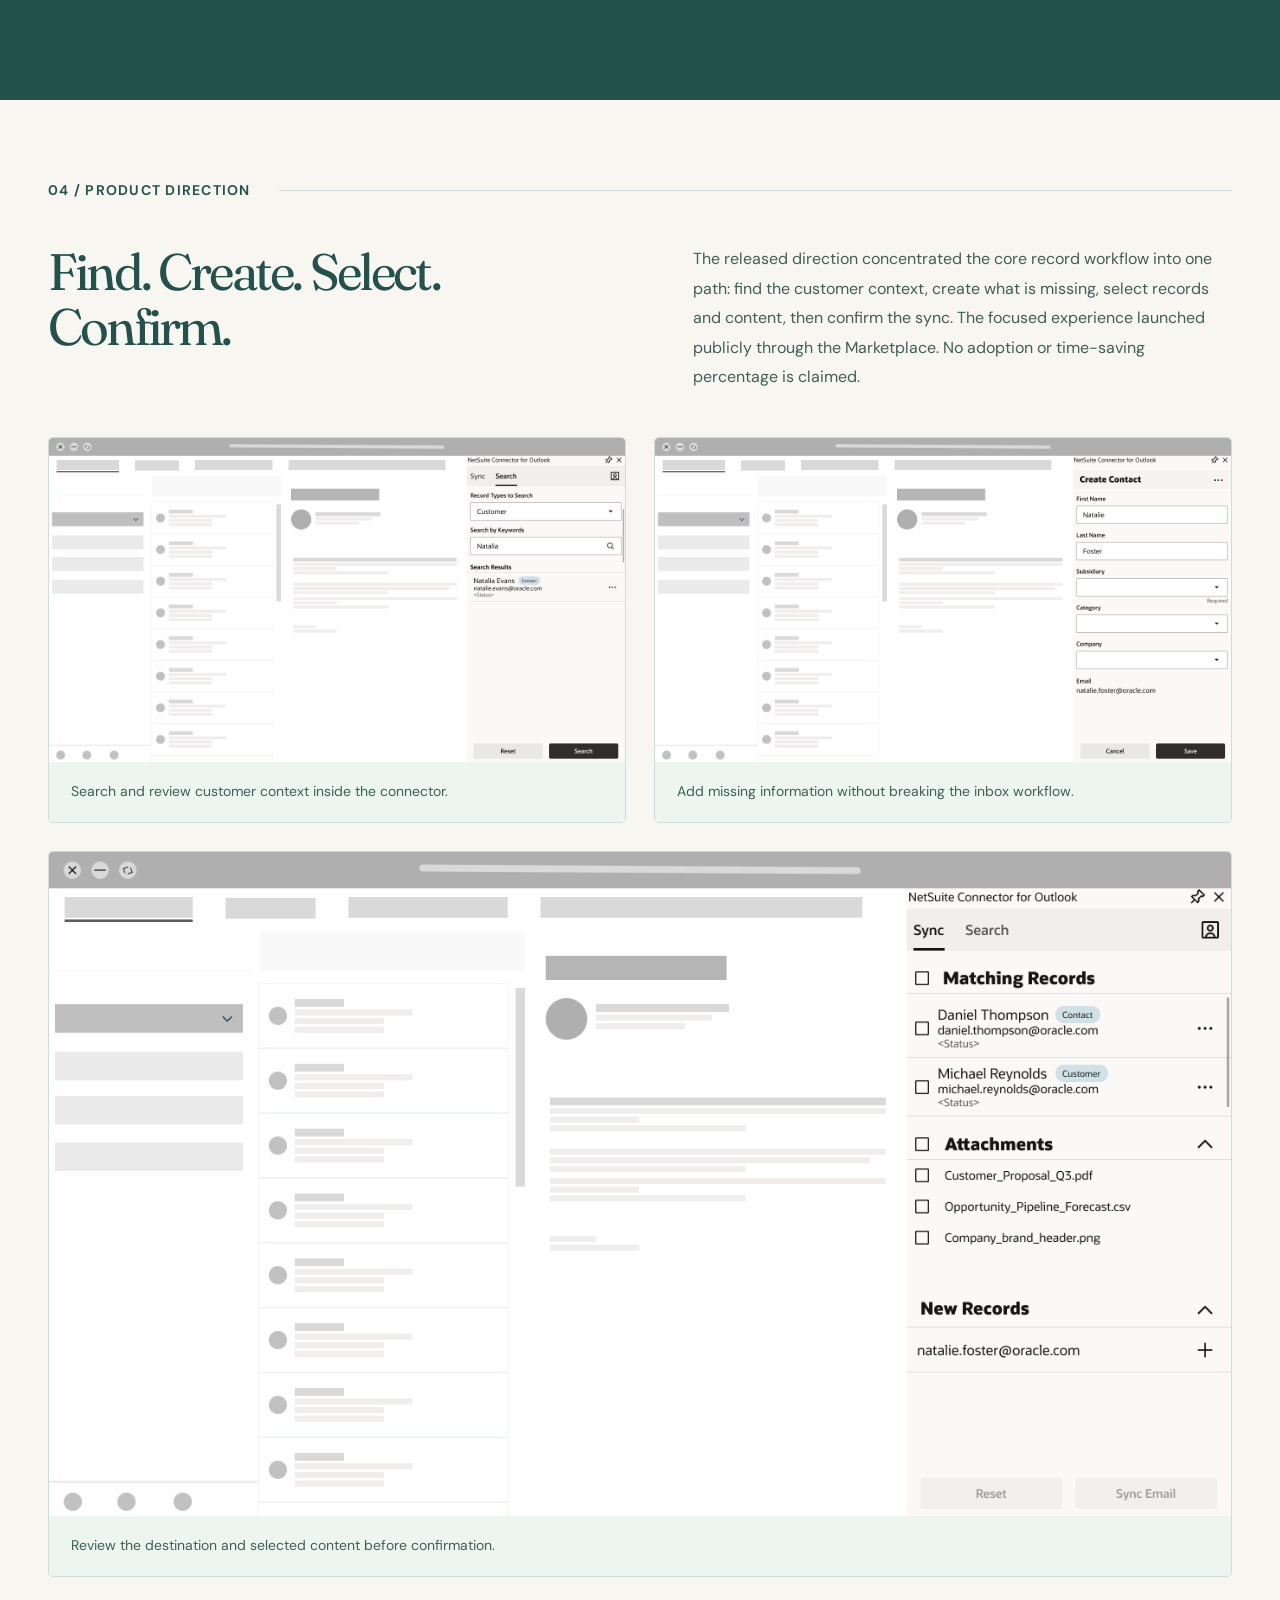
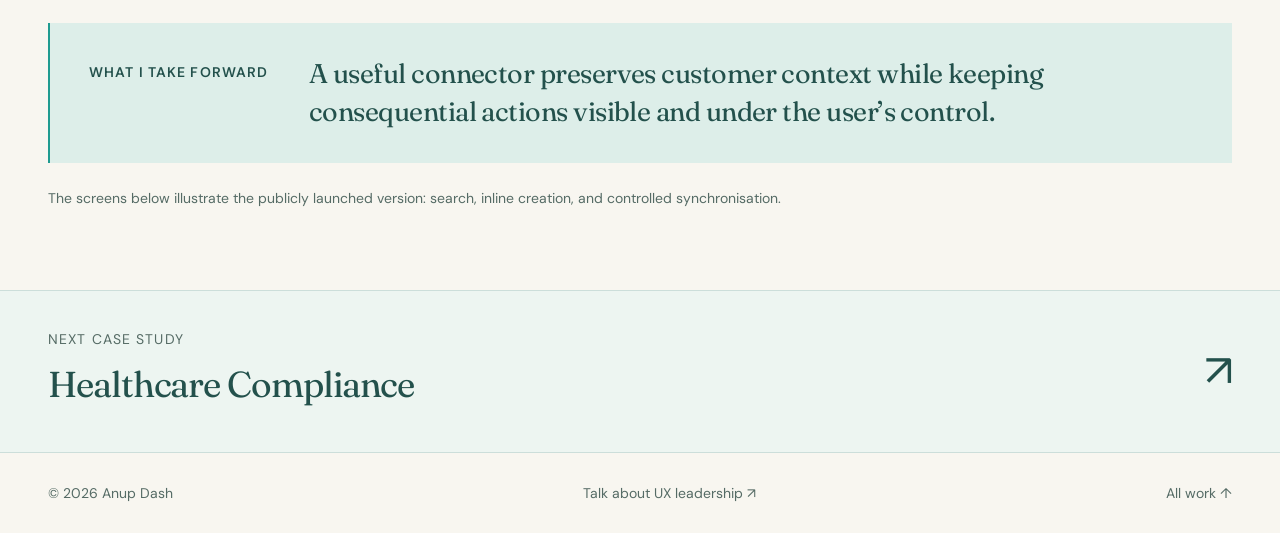
<file: outlook-connector.html>
<!doctype html><html lang="en"><head><meta charset="utf-8"><meta name="viewport" content="width=device-width, initial-scale=1"><title>Outlook Connector — Anup Dash</title><meta name="description" content="Research and interaction design shaped an in-inbox experience for finding, creating, and connecting customer records without leaving Outlook."><meta name="theme-color" content="#23514C"><link rel="icon" href="assets/favicon.svg" type="image/svg+xml"><link rel="stylesheet" href="styles.css?v=20261020-flipped-portrait"><link rel="stylesheet" href="case.css?v=20261019-case14"><script src="app.js" defer></script></head><body><a class="skip-link" href="#main">Skip to content</a><header class="site-header"><nav class="wrap navigation" aria-label="Main navigation"><a class="brand" href="index.html" aria-label="Anup Dash, home"><span class="monogram" aria-hidden="true">ad<span>↗</span></span><span>Anup Dash<span class="brand-caption">RESEARCH · STRATEGY · DESIGN</span></span></a><button class="menu-toggle" aria-expanded="false" aria-controls="nav-links">Menu <span aria-hidden="true">☰</span></button><div class="nav-links" id="nav-links"><a href="index.html#projects">Selected work</a><a href="index.html#about">About</a><a href="index.html#experience">Experience</a><a class="nav-contact" href="index.html#contact">Let’s talk <span aria-hidden="true">↗</span></a></div></nav></header><main id="main">
    <section class="case-hero wrap"><a class="case-back" href="index.html#projects">← All selected work</a><p class="eyebrow">CASE STUDY 02 / PRODUCTIVITY &amp; ERP</p><h1>From a customer conversation to a <em>trusted record.</em></h1><p class="case-lede">Research and interaction design shaped an in-inbox experience for finding, creating, and connecting customer records without leaving Outlook.</p><div class="case-role"><span>MY ROLE</span><strong>UX Research &amp; Design</strong><p>Competitive synthesis · MVP prioritisation · Interaction design · In-inbox flows</p></div><div class="project-tags case-tags" aria-label="Project capabilities"><span>Interaction design</span><span>MVP strategy</span><span>Competitive research</span></div></section>
    <section class="case-stats" aria-label="Project overview"><div class="wrap"><div><span>Context</span><strong>Inside Outlook</strong><p>Keep customer work in the inbox</p></div><div><span>Core flow</span><strong>4 steps</strong><p>Find, create, select, confirm</p></div><div><span>Outcome</span><strong>Public launch</strong><p>Released through the Marketplace</p></div></div></section>
    <nav class="case-sections wrap" aria-label="Case-study sections"><a href="#context">The question</a><a href="#approach">My approach</a><a href="#findings">What we learned</a><a href="#direction">Product direction</a></nav>
    <section class="section wrap case-context" id="context"><div class="section-label"><span>01 / THE QUESTION</span><span class="line"></span></div><div class="case-two-col"><h2>Keep customer context close to the conversation.</h2><div><p>Customer conversations lived in Outlook while account and activity information lived in ERP. Manual transfer introduced duplicate effort, fragmented visibility, and context switching. The product needed a focused way to connect those environments while making the destination and selected content clear.</p><aside class="contribution"><span>MY CONTRIBUTION</span><p>I connected market evidence to product priorities, helped scope the MVP, and carried those priorities into interaction flows. I collaborated with product and engineering within plugin, responsiveness, and design-system constraints.</p><h3>Interaction design contribution</h3><p>I designed the core in-inbox interaction flow for finding matching ERP records, creating missing contacts, selecting records and attachments, and confirming sync. I worked with product and engineering to make record matching, destinations, and confirmation clear within the plugin and design-system constraints.</p></aside></div></div></section>
    <section class="case-approach" id="approach"><div class="section wrap"><div class="section-label"><span>02 / MY APPROACH</span><span class="line"></span></div><h2>One research thread.<br><em>Connected to decisions.</em></h2><div class="approach-grid"><article><span class="step-number">01</span><h3>Frame the workflow</h3><p>Map the roles, use cases, and handoff between customer communication and ERP records.</p></article><article><span class="step-number">02</span><h3>Read the market</h3><p>Review five connector offerings and synthesise public customer feedback.</p></article><article><span class="step-number">03</span><h3>Protect the MVP</h3><p>Compare features and separate essential record tasks from later product horizons.</p></article><article><span class="step-number">04</span><h3>Design the interaction</h3><p>Create an achievable flow within the plugin footprint and engineering constraints.</p></article></div></div></section>
    <section class="case-findings" id="findings"><div class="section wrap"><div class="section-label"><span>03 / WHAT WE LEARNED</span><span class="line"></span></div><h2>The evidence, and<br><em>what it changed.</em></h2><div class="findings-list"><article class="case-finding"><span>01</span><h3>Reduce switching</h3><div><small>THE EVIDENCE</small><p>Moving between Outlook and ERP interrupted customer-facing work.</p></div><div><small>THE DIRECTION</small><p>Put essential customer-record tasks in the Outlook sidebar.</p></div></article><article class="case-finding"><span>02</span><h3>Show the destination</h3><div><small>THE EVIDENCE</small><p>Fast filing still required confidence in the record match.</p></div><div><small>THE DIRECTION</small><p>Keep search, matching context, and review visible throughout the task.</p></div></article><article class="case-finding"><span>03</span><h3>Allow real-world flexibility</h3><div><small>THE EVIDENCE</small><p>Communication could relate to several records and include attachments.</p></div><div><small>THE DIRECTION</small><p>Support inline creation, multiple record links, and selective attachment sync.</p></div></article><article class="case-finding"><span>04</span><h3>Confirm before syncing</h3><div><small>THE EVIDENCE</small><p>Automation was useful when people understood what would be connected.</p></div><div><small>THE DIRECTION</small><p>Make the destination and selected content visible before confirmation.</p></div></article></div></div></section>
    <section class="section wrap" id="direction"><div class="section-label"><span>04 / PRODUCT DIRECTION</span><span class="line"></span></div><div class="case-two-col"><h2>Find. Create. Select. Confirm.</h2><p class="result-copy">The released direction concentrated the core record workflow into one path: find the customer context, create what is missing, select records and content, then confirm the sync. The focused experience launched publicly through the Marketplace. No adoption or time-saving percentage is claimed.</p></div><div class="case-gallery"><figure><img src="assets/outlook-search.png" alt="Find the matching customer record" loading="lazy"><figcaption>Search and review customer context inside the connector.</figcaption></figure><figure><img src="assets/outlook-create.png" alt="Create missing contact information" loading="lazy"><figcaption>Add missing information without breaking the inbox workflow.</figcaption></figure><figure><img src="assets/outlook-sync.png" alt="Select records and attachments before sync" loading="lazy"><figcaption>Review the destination and selected content before confirmation.</figcaption></figure></div><blockquote class="reflection"><span>WHAT I TAKE FORWARD</span><p>A useful connector preserves customer context while keeping consequential actions visible and under the user’s control.</p></blockquote><p class="case-boundary">The screens below illustrate the publicly launched version: search, inline creation, and controlled synchronisation.</p></section>
    <section class="next-case"><div class="wrap"><a href="healthcare-compliance.html"><span><small>NEXT CASE STUDY</small><strong>Healthcare Compliance</strong></span><span aria-hidden="true">↗</span></a></div></section></main><footer class="case-footer wrap"><span>© 2026 Anup Dash</span><a href="index.html#contact">Talk about UX leadership ↗</a><a href="index.html#projects">All work ↑</a></footer></body></html>
</file>
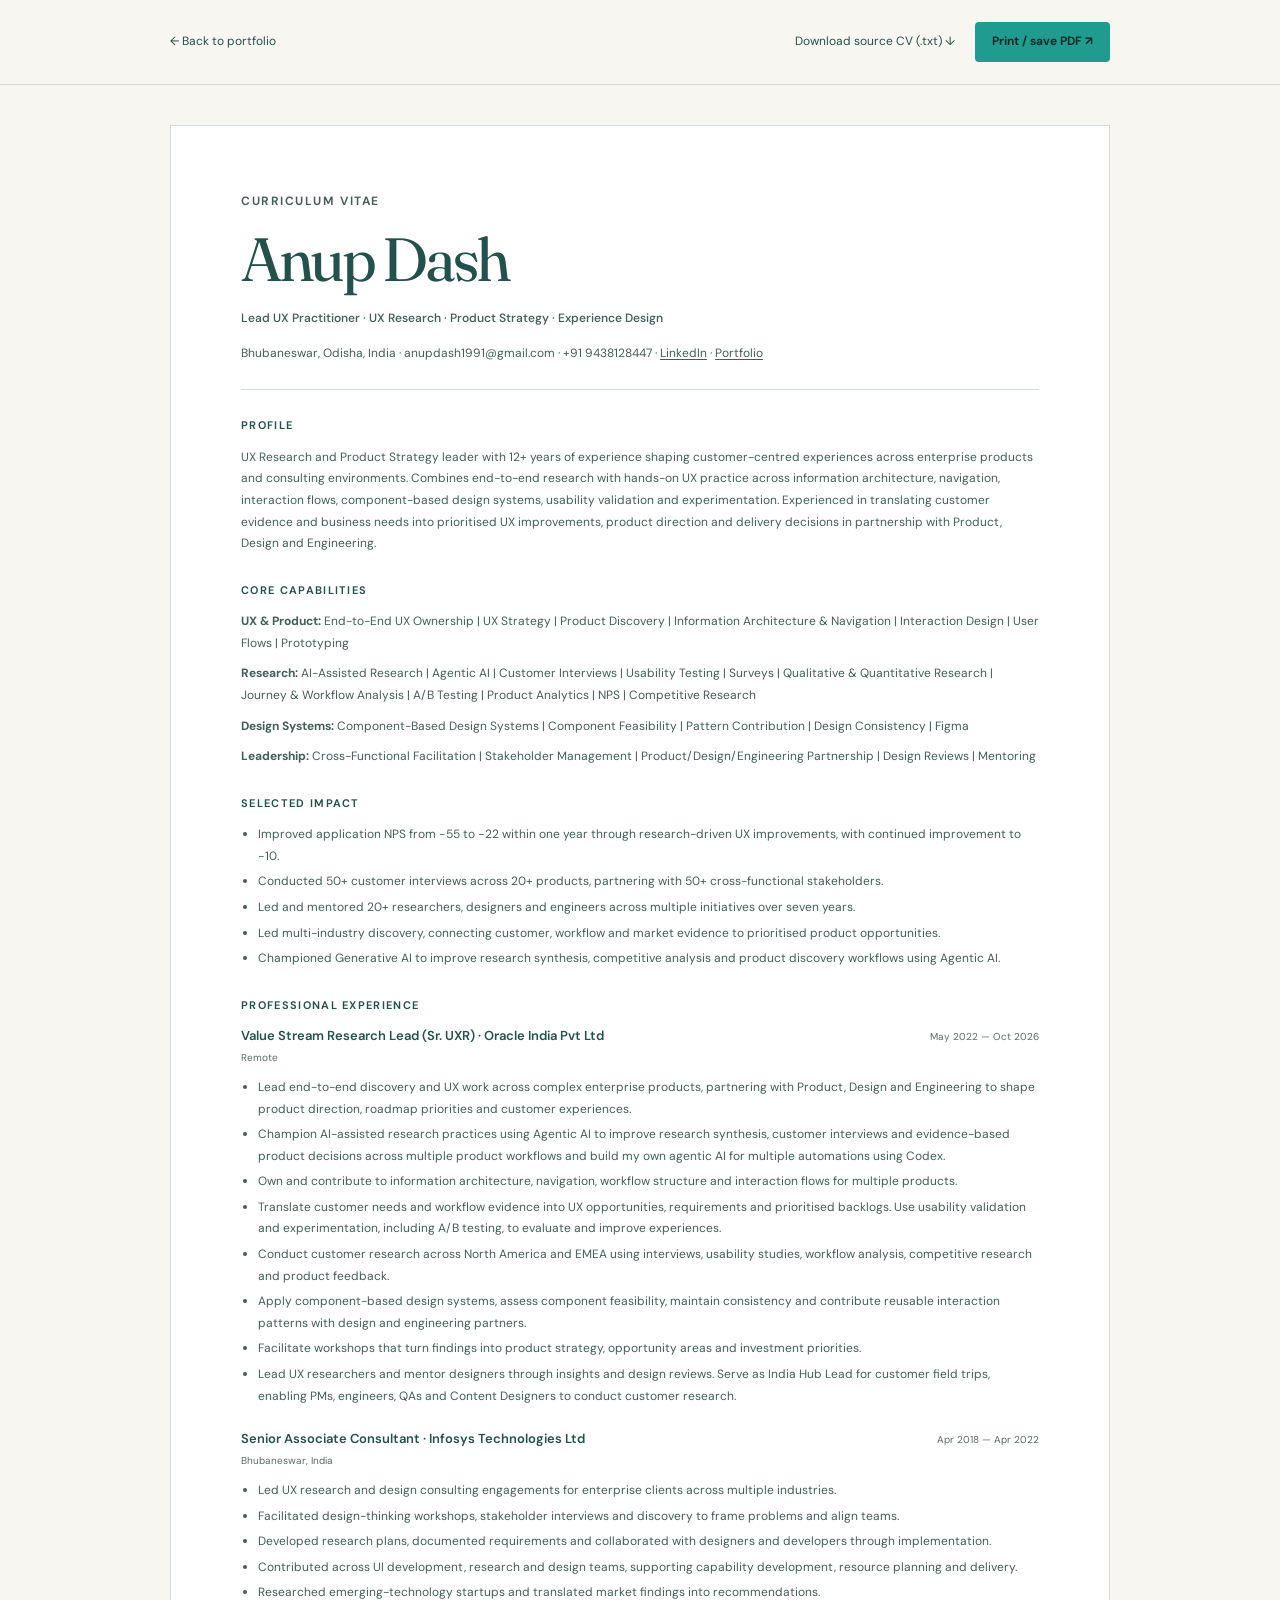
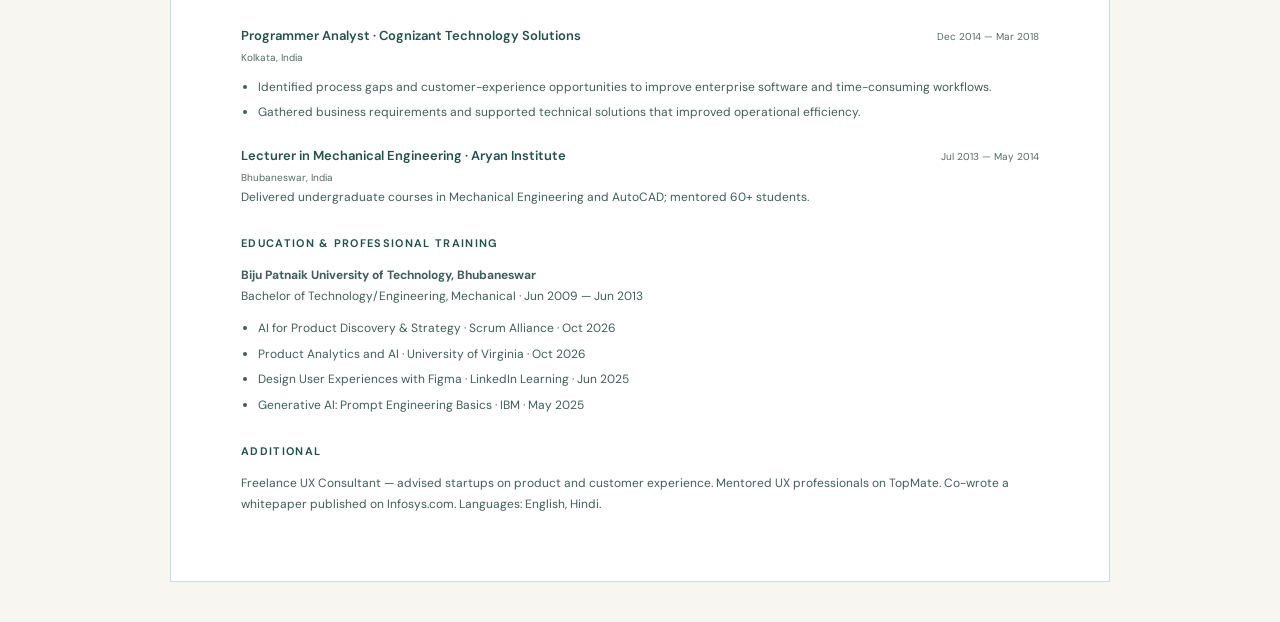
<file: resume.html>
<!doctype html><html lang="en"><head><meta charset="utf-8"><meta name="viewport" content="width=device-width, initial-scale=1"><title>Anup Dash — CV</title><meta name="description" content="Anup Dash, Lead UX Practitioner. Experience in UX research, product strategy, experience design, and multidisciplinary leadership."><link rel="icon" href="assets/favicon.svg" type="image/svg+xml"><link rel="stylesheet" href="styles.css?v=20261020-flipped-portrait"><link rel="stylesheet" href="resume.css?v=20261014-links"><script src="resume.js" defer></script></head><body>
<nav class="resume-toolbar" aria-label="Résumé controls"><a href="index.html">← Back to portfolio</a><div><a href="assets/Anup-Dash-CV.txt" download>Download source CV (.txt) ↓</a><button id="print-cv">Print / save PDF ↗</button></div></nav>
<main class="resume"><header><p class="eyebrow">CURRICULUM VITAE</p><h1>Anup Dash</h1><p class="resume-title">Lead UX Practitioner · UX Research · Product Strategy · Experience Design</p><p class="resume-contact">Bhubaneswar, Odisha, India · <a href="mailto:anupdash1991@gmail.com">anupdash1991@gmail.com</a> · <a href="tel:+919438128447">+91 9438128447</a> · <a class="resume-web-link" href="https://www.linkedin.com/in/anup-dash-10bb32a2/" target="_blank" rel="noopener noreferrer">LinkedIn</a> · <a class="resume-web-link" href="https://anupdash1991.github.io/uxportfolio/" target="_blank" rel="noopener noreferrer">Portfolio</a></p></header>
<section><h2>Profile</h2><p>UX Research and Product Strategy leader with 12+ years of experience shaping customer-centred experiences across enterprise products and consulting environments. Combines end-to-end research with hands-on UX practice across information architecture, navigation, interaction flows, component-based design systems, usability validation and experimentation. Experienced in translating customer evidence and business needs into prioritised UX improvements, product direction and delivery decisions in partnership with Product, Design and Engineering.</p></section>
<section><h2>Core capabilities</h2><p><strong>UX & Product:</strong> End-to-End UX Ownership | UX Strategy | Product Discovery | Information Architecture & Navigation | Interaction Design | User Flows | Prototyping</p><p><strong>Research:</strong> AI-Assisted Research | Agentic AI | Customer Interviews | Usability Testing | Surveys | Qualitative & Quantitative Research | Journey & Workflow Analysis | A/B Testing | Product Analytics | NPS | Competitive Research</p><p><strong>Design Systems:</strong> Component-Based Design Systems | Component Feasibility | Pattern Contribution | Design Consistency | Figma</p><p><strong>Leadership:</strong> Cross-Functional Facilitation | Stakeholder Management | Product/Design/Engineering Partnership | Design Reviews | Mentoring </p></section>
<section><h2>Selected impact</h2><ul><li>Improved application NPS from −55 to −22 within one year through research-driven UX improvements, with continued improvement to −10.</li><li>Conducted 50+ customer interviews across 20+ products, partnering with 50+ cross-functional stakeholders.</li><li>Led and mentored 20+ researchers, designers and engineers across multiple initiatives over seven years.</li><li>Led multi-industry discovery, connecting customer, workflow and market evidence to prioritised product opportunities.</li><li>Championed Generative AI to improve research synthesis, competitive analysis and product discovery workflows using Agentic AI.</li></ul></section>
<section><h2>Professional experience</h2><article><div class="resume-role"><h3>Value Stream Research Lead (Sr. UXR) · Oracle India Pvt Ltd</h3><span>May 2022 — Oct 2026</span></div><p class="role-location">Remote</p><ul><li>Lead end-to-end discovery and UX work across complex enterprise products, partnering with Product, Design and Engineering to shape product direction, roadmap priorities and customer experiences.</li><li>Champion AI-assisted research practices using Agentic AI to improve research synthesis, customer interviews and evidence-based product decisions across multiple product workflows and build my own agentic AI for multiple automations using Codex.</li><li>Own and contribute to information architecture, navigation, workflow structure and interaction flows for multiple products.</li><li>Translate customer needs and workflow evidence into UX opportunities, requirements and prioritised backlogs. Use usability validation and experimentation, including A/B testing, to evaluate and improve experiences.</li><li>Conduct customer research across North America and EMEA using interviews, usability studies, workflow analysis, competitive research and product feedback.</li><li>Apply component-based design systems, assess component feasibility, maintain consistency and contribute reusable interaction patterns with design and engineering partners.</li><li>Facilitate workshops that turn findings into product strategy, opportunity areas and investment priorities.</li><li>Lead UX researchers and mentor designers through insights and design reviews. Serve as India Hub Lead for customer field trips, enabling PMs, engineers, QAs and Content Designers to conduct customer research.</li></ul></article>
<article><div class="resume-role"><h3>Senior Associate Consultant · Infosys Technologies Ltd</h3><span>Apr 2018 — Apr 2022</span></div><p class="role-location">Bhubaneswar, India</p><ul><li>Led UX research and design consulting engagements for enterprise clients across multiple industries.</li><li>Facilitated design-thinking workshops, stakeholder interviews and discovery to frame problems and align teams.</li><li>Developed research plans, documented requirements and collaborated with designers and developers through implementation.</li><li>Contributed across UI development, research and design teams, supporting capability development, resource planning and delivery.</li><li>Researched emerging-technology startups and translated market findings into recommendations.</li></ul></article>
<article><div class="resume-role"><h3>Programmer Analyst · Cognizant Technology Solutions</h3><span>Dec 2014 — Mar 2018</span></div><p class="role-location">Kolkata, India</p><ul><li>Identified process gaps and customer-experience opportunities to improve enterprise software and time-consuming workflows.</li><li>Gathered business requirements and supported technical solutions that improved operational efficiency.</li></ul></article>
<article><div class="resume-role"><h3>Lecturer in Mechanical Engineering · Aryan Institute</h3><span>Jul 2013 — May 2014</span></div><p class="role-location">Bhubaneswar, India</p><p>Delivered undergraduate courses in Mechanical Engineering and AutoCAD; mentored 60+ students.</p></article></section>

<section><h2>Education & professional training</h2><p><strong>Biju Patnaik University of Technology, Bhubaneswar</strong><br>Bachelor of Technology/Engineering, Mechanical · Jun 2009 — Jun 2013</p><ul><li>AI for Product Discovery &amp; Strategy · Scrum Alliance · Oct 2026</li><li>Product Analytics and AI · University of Virginia · Oct 2026</li><li>Design User Experiences with Figma · LinkedIn Learning · Jun 2025</li><li>Generative AI: Prompt Engineering Basics · IBM · May 2025</li></ul></section>
<section><h2>Additional</h2><p>Freelance UX Consultant — advised startups on product and customer experience. Mentored UX professionals on TopMate. Co-wrote a whitepaper published on Infosys.com. Languages: English, Hindi.</p></section>
</main></body></html>
</file>
<file: styles.css>
@import url('https://fonts.googleapis.com/css2?family=DM+Sans:wght@400;450;500;550;600;650;700&family=Fraunces:ital,opsz,wght@0,9..144,400;0,9..144,500;0,9..144,600;1,9..144,400;1,9..144,500&display=swap');
/* Teal leads the palette; warm off-white keeps the editorial background. */
:root{
  --teal-deep:#23514C;
  --teal:#1F9B90;
  --teal-soft:#98D2C9;
  --teal-warm:#36B399;
  --teal-text:#18736B;
  --on-primary:#082724;
  --paper:#f8f6f0;
  --surface:#EDF5F1;
  --surface-soft:#DDEEE9;
  --surface-warm:#f0eee7;
  --ink:var(--teal-deep);
  --text:#415E59;
  --muted:#556B65;
  --accent:var(--teal);
  --border:#CCDEDA;
  --on-dark:#D8ECE6;
  --dark-border:#51736B;
  --display:'Fraunces',Georgia,serif;
  --sans:'DM Sans',Arial,sans-serif;
}
*{box-sizing:border-box}html{scroll-behavior:smooth;scroll-padding-top:110px}body{margin:0;background:var(--paper);color:var(--ink);font-family:var(--sans);font-size:16px;line-height:1.65;-webkit-font-smoothing:antialiased}a{color:inherit;text-decoration:none}button{font:inherit;cursor:pointer}img{display:block;max-width:100%}button,a{-webkit-tap-highlight-color:transparent}button{color:inherit}::selection{background:var(--teal-soft);color:var(--ink)}:focus-visible{outline:3px solid var(--accent);outline-offset:5px}h1,h2,h3,p{margin:0}h1,h2{font-family:var(--display);font-weight:400;letter-spacing:-.055em;line-height:1.08}h2{font-size:clamp(38px,4.1vw,60px)}h2 em,h1 em{font-weight:400;color:var(--teal)}em{font-family:var(--display)}.wrap{width:min(1240px,calc(100% - 96px));margin-inline:auto}.section{padding-block:80px}.section-label{display:flex;align-items:center;gap:28px;margin-bottom:43px;font-size:13px;font-weight:650;letter-spacing:.15em}.section-label .line{height:1px;flex:1;background:var(--border)}.eyebrow{font-size:11px;letter-spacing:.13em;font-weight:650;display:flex;align-items:center;gap:10px}.status-dot{width:7px;height:7px;background:var(--teal-warm);border-radius:50%}.text-link{display:inline-flex;align-items:center;gap:16px;font-size:14px;font-weight:550;border-bottom:1px solid var(--border);padding-bottom:7px}.text-link:hover{color:var(--teal-text);border-color:var(--accent)}.text-link span{font-size:20px;line-height:1}.button{display:inline-flex;align-items:center;justify-content:center;gap:28px;padding:16px 25px;min-height:54px;border-radius:5px;font-weight:550;font-size:14px;border:1px solid var(--teal-deep);transition:background .2s,transform .2s}.button:hover{transform:translateY(-2px)}.button span{font-size:22px;line-height:1}.button-primary{background:var(--teal);border-color:var(--teal);color:var(--on-primary);font-weight:650}.button-primary:hover{background:var(--teal-deep);border-color:var(--teal-deep);color:var(--paper)}.sr-only{position:absolute;width:1px;height:1px;padding:0;margin:-1px;overflow:hidden;clip:rect(0,0,0,0);white-space:nowrap;border:0}.skip-link{position:fixed;z-index:200;top:8px;left:16px;padding:12px;background:var(--teal-deep);color:white;transform:translateY(-160%)}.skip-link:focus{transform:none}
.site-header{position:sticky;top:0;z-index:100;background:rgba(248,246,240,.95);backdrop-filter:blur(14px);border-bottom:1px solid var(--border)}.navigation{display:flex;align-items:center;justify-content:space-between;min-height:92px;gap:20px}.brand{display:flex;align-items:center;gap:13px;font-family:var(--display);font-weight:500;font-size:23px;letter-spacing:-.045em;line-height:1.15;min-width:0}.brand-caption{display:block;font-family:var(--sans);font-size:11px;font-weight:500;letter-spacing:.06em;margin-top:5px;line-height:1.35}.monogram{display:flex;align-items:center;justify-content:center;width:45px;height:45px;background:var(--teal-deep);color:var(--paper);font-size:25px;border-radius:4px;position:relative;letter-spacing:-.08em}.monogram span{position:absolute;font-family:var(--sans);font-size:10px;right:4px;top:3px;letter-spacing:0}.nav-links{display:flex;align-items:center;gap:31px;font-size:13px;font-weight:500}.nav-links>a:hover{color:var(--teal-text)}.nav-contact{border:1px solid var(--border);padding:9px 18px;border-radius:4px;display:flex;gap:22px;align-items:center}.nav-contact span{font-size:19px}.menu-toggle{display:none}
.hero{display:grid;grid-template-columns:1.28fr .82fr;gap:74px;align-items:center;padding-block:8px 32px;min-height:0}.hero h1{font-size:clamp(52px,5.8vw,82px);line-height:1.08;margin-top:27px;letter-spacing:-.057em}.hero h1 em{display:inline-block}.hero-intro{max-width:540px;margin-top:27px;font-size:18px;line-height:1.7;color:var(--text)}.hero-detail{color:var(--muted);font-size:13px;margin-top:18px}.hero-actions{display:flex;align-items:center;gap:30px;margin-top:31px}.hero-location{display:flex;align-items:center;gap:8px;color:var(--muted);font-size:13px;margin-top:36px;letter-spacing:.02em;line-height:1.5;flex-wrap:wrap;row-gap:4px}.hero-location svg{width:14px;height:14px;stroke:currentColor;stroke-width:1.5}.hero-location>span{padding-inline:5px}.portrait-composition{position:relative;padding-top:36px}.portrait-kicker{position:absolute;top:0;left:0;font-size:11px;letter-spacing:.08em;color:var(--muted);line-height:1.4}.portrait-frame{position:relative;isolation:isolate;aspect-ratio: .88;border-radius:160px 160px 8px 8px;background:var(--surface-soft);overflow:hidden}/* Mirror the existing mask and counter-flip the photo to preserve the uploaded orientation. */
.portrait-cutout{position:absolute;z-index:1;bottom:0;left:0;width:100%;height:auto;mix-blend-mode:normal;-webkit-mask-image:url("assets/anup-portrait-formal-mask.png");mask-image:url("assets/anup-portrait-formal-mask.png");-webkit-mask-size:100% 100%;mask-size:100% 100%;-webkit-mask-repeat:no-repeat;mask-repeat:no-repeat;transform:scaleX(-1)}
.portrait-cutout>img{display:block;width:100%;height:auto;transform:scaleX(-1)}.portrait-orbit{position:absolute;z-index:0;pointer-events:none;width:100%;height:100%;inset:0;stroke:var(--teal-soft);fill:none;stroke-width:1}.portrait-caption{position:relative;margin:-28px 20px 0 -24px;padding:18px 22px;display:flex;align-items:center;gap:17px;background:var(--teal-deep);color:var(--paper);box-shadow:0 14px 35px #23514C1a;font-size:13px;line-height:1.4;border-radius:4px}.portrait-caption strong{font-weight:500}.spark{font-size:35px;color:var(--teal-soft);line-height:1}.caption-arrow{margin-left:auto;font-size:32px;font-weight:400}.portrait-index{display:block;text-align:right;margin-top:17px;font-size:11px;letter-spacing:.06em;color:var(--muted);line-height:1.4}
.impact-strip{border-top:1px solid var(--border);border-bottom:1px solid var(--border);background:var(--surface)}.metrics{display:flex;justify-content:space-between;padding-block:34px}.metric{flex:0 1 auto;min-width:0;padding:0 0 0 35px;border-left:1px solid var(--border);text-align:left}.metric:first-child{padding-left:0;border:0}.metric-nps{flex-shrink:0}.metric strong{font-family:var(--display);font-size:44px;font-weight:400;line-height:1.2;letter-spacing:-.045em}.metric strong span{font-size:27px;color:var(--teal-text)}.metric p{font-size:13px;font-weight:550;line-height:1.55;margin-top:9px}.metric p>span{color:var(--muted);font-size:13px;font-weight:400;line-height:1.5}.metric-nps strong{font-size:37px;line-height:1.43;white-space:nowrap}.metric-nps strong span{font-size:24px;padding-inline:3px}
.about-grid{display:grid;grid-template-columns:1.05fr 1fr;gap:115px}.about-grid h2{max-width:470px}.about-copy{padding-top:3px;color:var(--text);font-size:15px}.about-copy>p+p{margin-top:18px}.about-copy .large-copy{font-size:22px;line-height:1.5;color:var(--ink)}.about-copy .text-link{margin-top:26px;color:var(--ink)}.section-heading{display:flex;justify-content:space-between;align-items:end;gap:50px;margin-bottom:40px}.section-heading>p{font-size:14px;color:var(--text);padding-bottom:7px;line-height:1.7}.work-section{background:var(--surface)}.work-section .section-label .line{background:var(--border)}.work-filters{display:flex;gap:8px;flex-wrap:wrap;margin-bottom:30px}.filter{border:1px solid var(--border);border-radius:40px;background:transparent;padding:9px 17px;font-size:12px;transition:background .2s}.filter span{font-size:12px;margin-left:7px;opacity:.75}.filter.active{background:var(--teal);color:var(--on-primary);border-color:var(--teal);font-weight:650}.filter:hover:not(.active){background:var(--surface-soft)}.project-grid{display:grid;grid-template-columns:1fr 1fr;gap:44px 30px}.project-card{display:block;min-width:0}.project-card[hidden]{display:none}.project-art{aspect-ratio:1.78;position:relative;overflow:hidden;border-radius:7px;min-height:360px}.art-topline{position:absolute;top:21px;left:24px;right:24px;display:flex;justify-content:space-between;gap:12px;z-index:2;font-size:11px;font-weight:600;letter-spacing:.07em;line-height:1.4}.art-topline>span:last-child{font-size:12px;white-space:nowrap;flex-shrink:0}.art-footnote{position:absolute;bottom:16px;left:24px;z-index:3;display:inline-flex;align-items:center;max-width:calc(100% - 48px);padding:6px 11px;border:1px solid var(--border);border-radius:999px;background:#f8f6f0;color:var(--teal-deep);font-size:12px;font-weight:600;line-height:1.4;letter-spacing:.04em;opacity:1}.project-copy{padding:22px 2px 0}.project-meta{font-size:11px;letter-spacing:.08em;font-weight:600;color:var(--muted);line-height:1.5}.project-title{display:flex;justify-content:space-between;align-items:center;gap:14px;margin-top:9px}.project-title h3{font-family:var(--display);font-size:29px;line-height:1.2;font-weight:400;letter-spacing:-.04em}.project-arrow{font-size:24px;transition:transform .25s,color .25s}.project-card:hover .project-arrow{transform:translate(3px,-3px);color:var(--accent)}.project-copy>p:not(.project-meta){font-size:13px;color:var(--text);line-height:1.65;margin-top:12px;max-width:510px}.project-tags{display:flex;gap:8px;flex-wrap:wrap;margin-top:17px}.project-tags span,.experience-tags span{font-size:12px;padding:5px 10px;border:1px solid var(--border);border-radius:3px;color:var(--teal-deep);line-height:1.4}.connector-art{color:var(--paper);background:var(--teal-deep)}.connector-art svg{position:absolute;inset:40px 0 17px;width:100%;height:calc(100% - 57px);transition:transform .4s}.map-path{fill:none;stroke:var(--teal-soft);stroke-width:1.5;stroke-dasharray:5 4}.map-node{fill:#2D655F;stroke:var(--teal-soft);stroke-width:.8}.map-label{fill:var(--paper);font-family:var(--sans);font-size:12px;text-anchor:middle}.map-core{fill:var(--teal-deep);font-family:var(--display);font-size:21px;text-anchor:middle}.project-card:hover .connector-art svg{transform:scale(1.025)}.outlook-art{background:var(--surface-soft);color:var(--teal-deep)}.mail-preview{position:absolute;inset:72px 27px -18px;display:flex;background:white;border:1px solid var(--border);border-radius:5px;box-shadow:0 10px 28px #23514C12;transform:rotate(-2deg);transition:transform .4s;font-size:11px;line-height:1.4}.project-card:hover .mail-preview{transform:rotate(0)}.mail-preview aside{display:flex;flex-direction:column;gap:12px;width:24%;background:var(--surface);padding:15px 9px;color:var(--muted)}.mail-logo{background:#3273b5;color:white;width:24px;height:27px;display:grid;place-items:center;font-weight:700;font-size:16px;margin-bottom:13px;border-radius:2px}.mail-preview aside b{font-size:11px;margin-left:3px}.mail-preview-body{width:40%;padding:14px 11px}.mail-bar{font-size:11px;flex-wrap:wrap;border-bottom:1px solid var(--border);padding-bottom:10px;display:flex;justify-content:space-between;gap:6px;line-height:1.4}.mail-avatar{margin-top:12px;border-radius:50%;width:28px;height:28px;background:var(--surface-soft);display:grid;place-items:center;font-size:11px}.mail-lines{display:grid;gap:6px;margin-top:12px}.mail-lines>span{height:4px;background:var(--border);border-radius:2px;width:100%}.mail-lines>span:last-child{width:75%}.short-lines{margin-top:18px}.mail-signature{margin-top:14px;font-size:11px;color:var(--muted);line-height:1.4}.connector-preview{border-left:1px solid var(--border);flex:1;overflow:hidden;background:var(--surface)}.connector-preview>img{height:100%;width:100%;object-fit:cover;object-position:top left}.industries-art{background:var(--surface-soft);color:var(--teal-deep)}.research-stack{position:absolute;top:72px;left:7%;right:7%;display:grid;gap:9px;transform:rotate(-3deg);transition:transform .4s;bottom:76px;grid-template-rows:repeat(3,minmax(0,1fr))}.project-card:hover .research-stack{transform:rotate(0)}.research-layer{padding:8px 14px;border:1px solid var(--border);background:var(--paper);border-radius:4px;box-shadow:0 6px 12px #23514C10;display:flex;flex-direction:column;justify-content:center;min-width:0}.research-layer:nth-child(2){margin-left:11px;background:var(--teal-warm);color:var(--on-primary);border-color:transparent}.research-layer:nth-child(3){margin-left:22px;background:var(--teal-deep);color:var(--paper);border-color:transparent}.research-layer span{display:block;font-size:11px;letter-spacing:.06em;line-height:1.4}.research-layer strong{display:block;font-family:var(--display);font-weight:400;font-size:16px;line-height:1.25;margin-top:6px}.healthcare-art{background:var(--surface-soft);color:var(--teal-deep)}.healthcare-window{position:absolute;inset:72px 30px -6px;border:1px solid var(--border);background:#fff;border-radius:5px;overflow:hidden;transform:rotate(2deg);box-shadow:0 12px 25px #23514C15;transition:transform .4s;display:flex;flex-direction:column}.project-card:hover .healthcare-window{transform:rotate(0)}.window-bar{display:flex;gap:4px;padding:11px 12px;background:var(--paper);border-bottom:1px solid var(--border);align-items:center;flex-shrink:0}.window-bar>span{width:5px;height:5px;border-radius:50%;background:var(--teal-soft);flex-shrink:0}.window-bar strong{margin-left:10px;font-size:11px;color:var(--muted);font-weight:500;min-width:0;line-height:1.4}.healthcare-window img{width:100%;height:0;object-fit:cover;object-position:top left;flex:1;min-height:0}.work-note{margin-top:36px;font-size:13px;color:var(--muted);max-width:650px}
.approach-grid{display:grid;grid-template-columns:repeat(4,1fr);gap:28px;margin-top:58px}.approach-grid article{border-top:1px solid var(--border);padding-top:23px}.step-number{font-family:var(--display);font-size:32px;color:var(--accent);letter-spacing:-.04em}.approach-grid h3{font-size:16px;font-weight:550;margin-top:22px}.approach-grid p{color:var(--text);font-size:13px;line-height:1.7;margin-top:10px}.ai-note{margin-top:51px;border:1px solid var(--border);display:flex;gap:23px;align-items:center;padding:25px 28px;border-radius:5px}.ai-note .spark{color:var(--teal-warm);font-size:36px;flex-shrink:0}.ai-note h3{font-size:16px;font-weight:550}.ai-note p{font-size:14px;color:var(--text);max-width:740px;margin-top:6px}.ai-label{margin-left:auto;font-size:11px;letter-spacing:.1em;min-width:145px;color:var(--muted);line-height:1.5}
.experience-section{background:var(--surface-warm);border-block:1px solid var(--border)}.experience-grid{display:grid;grid-template-columns:.9fr 1.1fr;gap:104px}.experience-intro>p{font-size:14px;color:var(--text);margin-top:26px;max-width:320px}.experience-intro .text-link{margin-top:29px;font-size:14px}.timeline{border-top:1px solid var(--border)}.experience-item{padding-block:27px 30px;border-bottom:1px solid var(--border)}.experience-meta{display:flex;align-items:center;justify-content:space-between;gap:16px;flex-wrap:wrap;row-gap:6px}.experience-meta>span:last-child{font-size:12px;letter-spacing:.08em;color:var(--muted);line-height:1.5}.company{font-family:var(--display);font-size:23px;font-weight:500;letter-spacing:-.03em}.experience-item h3{font-weight:550;font-size:15px;margin-top:11px}.experience-item>p{font-size:14px;color:var(--text);margin-top:11px;line-height:1.75}.experience-tags{display:flex;gap:6px;margin-top:17px;flex-wrap:wrap}.earlier h3{font-size:15px}.earlier .company{font-size:23px}.capabilities{background:var(--surface-warm)}
.capability-grid{display:grid;grid-template-columns:repeat(3,1fr);gap:35px}.capability-grid article{border-top:1px solid var(--border);padding-top:24px}.capability-icon{font-size:26px;color:var(--teal)}.capability-grid h3{margin-top:14px;font-weight:550;font-size:16px}.capability-grid ul{padding:0;list-style:none;margin:16px 0 0;color:var(--text);font-size:14px;line-height:2.2}.beyond-grid{display:grid;grid-template-columns:1fr 1fr;gap:80px;border-top:1px solid var(--border);margin-top:57px;padding-top:37px}.beyond-grid h3{font-family:var(--display);font-weight:400;font-size:24px;letter-spacing:-.03em;margin-top:16px}.beyond-grid>div>p:not(.eyebrow){font-size:14px;color:var(--text);margin-top:14px;max-width:400px}.beyond-grid>div>p.small-copy{font-size:14px;color:var(--muted)}
.beyond-grid>div>p.recent-learning{max-width:none}
.contact-section{background:var(--teal-deep);color:var(--paper);padding-top:83px}.contact-section .section-label{color:var(--on-dark)}.contact-section .line{background:var(--dark-border)}.contact-grid{display:grid;grid-template-columns:1.15fr 1fr;gap:90px;align-items:center;padding-bottom:75px}.contact-grid h2{font-size:clamp(40px,4.3vw,62px)}.contact-grid h2 em{color:var(--teal-soft)}.contact-grid>div>p{color:var(--on-dark);font-size:13px;margin-top:25px}.contact-email{display:flex;justify-content:space-between;gap:20px;align-items:center;font-size:20px;letter-spacing:-.025em;padding-bottom:18px;border-bottom:1px solid var(--dark-border);overflow-wrap:anywhere}.contact-email>span{font-size:26px;flex-shrink:0}.contact-email:hover{color:var(--teal-soft)}.contact-secondary{display:flex;justify-content:space-between;align-items:center;gap:20px;font-size:13px;margin-top:18px}.contact-secondary span{margin-left:7px}.contact-secondary button{background:none;border:0;padding:8px 0;font-size:13px;color:var(--paper)}.contact-secondary button:hover{color:var(--teal-soft)}.contact-details>p{font-size:13px!important;margin-top:18px!important}.copy-status{font-size:13px;color:var(--teal-soft);display:block;min-height:22px;margin-top:8px}.footer{display:flex;align-items:center;justify-content:space-between;gap:30px;padding-block:27px;border-top:1px solid var(--dark-border);color:var(--on-dark);font-size:13px}.footer-name{color:var(--paper);font-family:var(--display);font-size:21px;letter-spacing:-.035em}.footer-name>span{display:block;font-family:var(--sans);font-size:13px;letter-spacing:.02em;margin-top:1px;color:var(--on-dark);line-height:1.4}.footer>a:last-child span{margin-left:13px}
@media(min-width:1600px){.hero{gap:110px}.hero h1{font-size:88px}}
@media(max-width:1150px){.wrap{width:calc(100% - 64px)}.hero{gap:40px;grid-template-columns:1.2fr .8fr}.hero h1{font-size:64px}.hero-intro{font-size:16px}.about-grid,.experience-grid{gap:65px}.metric{padding:0 0 0 23px}.metric-nps strong{font-size:32px}.research-stack{top:72px;bottom:76px;left:7%;right:7%;grid-template-rows:repeat(3,minmax(0,1fr));gap:9px}.research-layer{padding:8px 14px;display:flex;flex-direction:column;justify-content:center;min-width:0}.research-layer strong{font-size:14px;line-height:1.25;margin-top:6px}.art-topline{top:16px;left:19px;right:19px;font-size:11px;line-height:1.4;letter-spacing:.07em}.art-footnote{left:19px;max-width:calc(100% - 38px);font-size:12px;padding:6px 11px;line-height:1.4;letter-spacing:.04em}.project-title h3{font-size:25px}.contact-grid{gap:50px}.contact-email{font-size:17px}}
@media(max-width:850px){.wrap{width:calc(100% - 48px)}.navigation{min-height:78px;gap:20px}.brand{font-size:21px;min-width:0}.brand-caption{font-size:11px;line-height:1.35;letter-spacing:.06em}.nav-links{gap:20px;font-size:12px}.hero{grid-template-columns:1.12fr .88fr;gap:28px;padding-block:24px 32px;min-height:auto}.hero h1{font-size:51px}.hero .eyebrow{font-size:11px}.hero-intro{font-size:14px}.hero-detail{font-size:11px}.hero-actions{gap:18px}.button{padding:13px 18px;font-size:12px;gap:18px}.hero-actions .text-link{font-size:12px;gap:9px}.hero-location{font-size:13px;gap:5px;line-height:1.5;flex-wrap:wrap;row-gap:4px}.portrait-caption{margin-left:-13px;padding:14px;font-size:11px;gap:12px}.portrait-caption .spark{font-size:27px}.portrait-kicker,.portrait-index{font-size:11px;line-height:1.4;letter-spacing:.06em}.metrics{padding-block:27px}.metric{padding:0 0 0 15px}.metric strong{font-size:35px}.metric p{font-size:13px}.metric p>span{font-size:13px;line-height:1.5}.metric-nps strong{font-size:25px;line-height:1.7}.metric-nps strong span{font-size:18px}.section{padding-block:78px}.about-grid{gap:48px}.about-copy{font-size:13px}.about-copy .large-copy{font-size:18px}.section-heading>p{font-size:12px}.project-grid{gap:36px 23px}.project-art{aspect-ratio:1.55;min-height:360px}.project-title h3{font-size:23px}.project-copy>p:not(.project-meta){font-size:12px}.project-tags span{font-size:12px}.research-stack{top:72px;left:7%;right:7%;gap:9px;bottom:76px;grid-template-rows:repeat(3,minmax(0,1fr))}.research-layer{padding:8px 14px;display:flex;flex-direction:column;justify-content:center;min-width:0}.research-layer strong{font-size:12px;line-height:1.25;margin-top:6px}.art-topline{left:15px;right:15px;font-size:11px;line-height:1.4;letter-spacing:.07em}.mail-preview{inset:72px 27px -18px;line-height:1.4}.mail-preview-body{padding:14px 11px;width:40%}.mail-preview aside{padding:15px 9px;font-size:11px;width:24%;gap:12px}.mail-bar{font-size:11px;gap:6px;line-height:1.4;padding-bottom:10px}.mail-signature{font-size:11px;margin-top:14px;line-height:1.4}.healthcare-window{inset:72px 30px -6px;display:flex;flex-direction:column}.approach-grid{gap:18px}.approach-grid h3{font-size:14px}.approach-grid p{font-size:12px}.ai-label{display:none;min-width:145px;line-height:1.5}.experience-grid{gap:44px;grid-template-columns:.85fr 1.15fr}.experience-meta>span:last-child{font-size:12px;line-height:1.5}.capability-grid{gap:22px}.capability-grid h3{font-size:14px}.capability-grid ul{font-size:14px}.beyond-grid{gap:48px}.contact-grid{gap:35px}.contact-email{font-size:14px}.contact-secondary{font-size:13px}.contact-secondary button{font-size:13px}.contact-grid h2{font-size:42px}}
@media(max-width:640px){html{scroll-padding-top:85px}.wrap{width:calc(100% - 40px)}.navigation{min-height:74px;gap:20px}.brand{gap:10px;font-size:22px;min-width:0}.monogram{width:38px;height:38px;font-size:23px}.menu-toggle{display:flex;align-items:center;gap:13px;font-size:12px;padding:10px 0;border:0;background:none}.menu-toggle>span{font-size:17px}.nav-links{display:none;position:absolute;top:74px;left:0;right:0;background:var(--paper);padding:19px 20px 24px;border-bottom:1px solid var(--border);box-shadow:0 12px 20px #23514C10;align-items:stretch;gap:2px}.nav-links.open{display:flex;flex-direction:column}.nav-links>a{padding:10px 12px;min-height:44px;font-size:14px}.nav-links .nav-contact{margin-top:8px;justify-content:space-between}.hero{display:flex;flex-direction:column;gap:48px;align-items:stretch;padding-block:28px 32px}.hero h1{font-size:clamp(44px,10.9vw,68px);margin-top:23px}.hero .eyebrow{font-size:11px}.hero-intro{font-size:16px;max-width:480px;margin-top:24px}.hero-detail{font-size:12px;margin-top:18px}.hero-actions{gap:25px;margin-top:27px}.hero-actions .button{font-size:13px;padding:14px 20px}.hero-actions .text-link{font-size:13px}.hero-location{font-size:13px;margin-top:26px;gap:7px;line-height:1.5;flex-wrap:wrap;row-gap:4px}.portrait-composition{width:min(390px,calc(100% - 24px));margin-inline:auto;padding-top:36px}.portrait-frame{aspect-ratio:1.08;border-radius:140px 140px 5px 5px}.portrait-cutout{width:91%;left:4.5%;bottom:-8%}.portrait-caption{margin-top:-27px;margin-left:-12px;margin-right:16px;padding:16px 20px;font-size:12px;gap:14px}.portrait-kicker{font-size:11px;line-height:1.4;letter-spacing:.08em}.portrait-index{font-size:11px;margin-top:13px;line-height:1.4;letter-spacing:.06em}.metrics{display:grid;grid-template-columns:1fr 1fr;gap:24px 0;padding-block:30px}.metric{border-left:1px solid var(--border);padding:0 0 0 23px;text-align:left}.metric:nth-child(odd){padding-left:0;border-left:0}.metric strong{font-size:39px}.metric p{font-size:13px}.metric p>span{font-size:13px;line-height:1.5}.metric-nps strong{font-size:29px;line-height:1.6}.metric-nps strong span{font-size:21px}.section{padding-block:65px}.section-label{font-size:13px;gap:20px;margin-bottom:29px}.about-grid{grid-template-columns:1fr;gap:27px}.about-grid h2{max-width:380px;font-size:42px}.about-copy{font-size:14px;max-width:500px}.about-copy .large-copy{font-size:20px}.section-heading{display:block;margin-bottom:29px}.section-heading h2{font-size:44px}.section-heading>p{margin-top:21px;font-size:13px}.work-filters{gap:7px;margin-bottom:25px}.filter{font-size:12px;padding:9px 13px;min-height:38px}.project-grid{grid-template-columns:1fr;gap:35px}.project-art{aspect-ratio:1.7;min-height:360px}.project-title h3{font-size:28px}.project-copy>p:not(.project-meta){font-size:13px}.project-copy{padding-top:20px}.project-meta{font-size:11px;line-height:1.5;letter-spacing:.08em}.project-tags span{font-size:12px}.art-topline{font-size:11px;top:18px;left:19px;right:19px;line-height:1.4;letter-spacing:.07em}.art-footnote{bottom:12px;font-size:12px;padding:6px 11px;line-height:1.4;letter-spacing:.04em}.research-stack{top:72px;left:7%;right:7%;gap:9px;bottom:76px;grid-template-rows:repeat(3,minmax(0,1fr))}.research-layer{padding:8px 14px;display:flex;flex-direction:column;justify-content:center;min-width:0}.research-layer strong{font-size:14px;line-height:1.25;margin-top:6px}.mail-preview{inset:72px 27px -18px;line-height:1.4}.healthcare-window{inset:72px 30px -6px;display:flex;flex-direction:column}.approach-grid{grid-template-columns:1fr 1fr;gap:30px 22px;margin-top:37px}.step-number{font-size:29px}.approach-grid h3{margin-top:13px;font-size:14px}.approach-grid p{font-size:12px}.ai-note{margin-top:33px;padding:21px 18px;align-items:start;gap:16px}.ai-note .spark{font-size:28px}.ai-note h3{font-size:16px}.ai-note p{font-size:14px;line-height:1.8}.experience-grid{grid-template-columns:1fr;gap:33px}.experience-intro h2{font-size:44px}.experience-intro>p{font-size:14px;max-width:380px;margin-top:22px}.experience-meta>span:last-child{font-size:12px;line-height:1.5}.experience-item{padding-block:25px}.experience-item>p{font-size:14px}.capability-grid{grid-template-columns:1fr;gap:27px}.capability-grid article{display:grid;grid-template-columns:37px 1fr;gap:0 16px}.capability-grid h3{font-size:16px;margin-top:3px}.capability-grid ul{grid-column:2;font-size:14px;margin-top:12px;line-height:2.1}.beyond-grid{grid-template-columns:1fr;gap:30px;padding-top:30px;margin-top:38px}.beyond-grid h3{font-size:25px}.contact-section{padding-top:58px}.contact-grid{grid-template-columns:1fr;gap:36px;padding-bottom:42px}.contact-grid h2{font-size:46px}.contact-grid>div>p{font-size:13px;margin-top:20px}.contact-email{font-size:19px}.contact-secondary{font-size:13px}.contact-secondary button{font-size:13px}.footer{flex-wrap:wrap;gap:18px;padding-block:24px;font-size:13px}.footer-name{width:100%;font-size:23px}.footer>a:last-child{margin-left:auto}.footer{font-size:13px}}
@media(max-width:360px){.wrap{width:calc(100% - 32px)}.hero h1{font-size:39px}.hero-intro{font-size:14px}.hero-location{font-size:13px;line-height:1.5;flex-wrap:wrap;row-gap:4px}.hero-actions{gap:17px}.hero-actions .button{font-size:12px;gap:12px}.contact-email{font-size:16px}.filter{padding:8px 10px;font-size:12px}.research-layer strong{font-size:12px;line-height:1.25;margin-top:6px}.research-layer{padding:8px 14px;display:flex;flex-direction:column;justify-content:center;min-width:0}.research-stack{top:72px;bottom:76px;left:7%;right:7%;grid-template-rows:repeat(3,minmax(0,1fr));gap:9px}}
@media(prefers-reduced-motion:reduce){html{scroll-behavior:auto}*,*::before,*::after{animation:none!important;transition:none!important}}

/* Keep keyboard focus distinct on the deep teal sections. */
.contact-section :focus-visible,.case-findings :focus-visible{outline-color:var(--teal-soft)}

.filter.active span{opacity:1}

@media(max-width:640px){.metrics .metric-nps{grid-column:1 / -1;border-left:0;border-top:1px solid var(--border);padding:22px 0 0;text-align:center}}

/* Present the Connectors screenshot in the same framed style as the other product previews. */
.connector-cover-art{background:var(--surface-soft);color:var(--teal-deep)}
.connector-window{position:absolute;inset:72px 30px -6px;display:flex;flex-direction:column;border:1px solid var(--border);background:#fff;border-radius:5px;overflow:hidden;transform:rotate(-2deg);box-shadow:0 12px 25px #23514C15;transition:transform .4s}
.project-card:hover .connector-window{transform:rotate(0)}
.connector-window .window-bar{flex-shrink:0}
.project-cover-image{display:block;flex:1;min-height:0;width:100%;height:100%;object-fit:cover;object-position:top left}
@media(max-width:850px){.connector-window{inset:72px 30px -6px}}
@media(max-width:640px){.connector-window{inset:72px 30px -6px}}

/* Small labels stay readable without crowding the surrounding layout. */
.project-card{min-width:0}
.project-art{width:100%}
.brand>span:last-child{min-width:0}
.art-topline>span:first-child{min-width:0}
@media(max-width:850px){
  .project-art{min-height:380px}
  .research-stack{left:5%;right:5%}
  .research-layer{padding:6px 12px}
  .mail-preview{inset:78px 19px -15px}
  .mail-preview aside{width:25%;padding:13px 7px}
  .mail-preview-body{padding:12px 8px}
  .healthcare-window,.connector-window{inset:78px 20px -5px}
  .art-footnote{letter-spacing:.025em;font-size:12px}
}
@media(max-width:640px){
  .navigation{min-height:84px;gap:16px}
  .brand-caption{max-width:190px}
  .menu-toggle{flex-shrink:0}
  .nav-links{top:84px}
  .hero-location>span{padding-inline:0}
  .mail-preview{inset:78px 23px -17px}
  .healthcare-window,.connector-window{inset:78px 25px -5px}
}
@media(max-width:380px){.brand-caption{max-width:145px}}
</file>
<file: case.css>
.case-hero{padding-block:41px 62px}.case-back{display:inline-block;font-size:14px;color:var(--muted);margin-bottom:54px}.case-back:hover{color:var(--teal-text)}.case-hero h1{font-size:clamp(48px,6.2vw,87px);max-width:1040px;margin-top:23px}.case-lede{font-size:20px;color:var(--text);max-width:750px;line-height:1.65;margin-top:31px}.case-role{margin-top:32px;border-left:2px solid var(--teal-soft);padding-left:19px}.case-role>span{display:block;font-size:14px;letter-spacing:.14em;font-weight:600;color:var(--muted)}.case-role strong{display:block;font-size:14px;font-weight:550;margin-top:7px}.case-role p{font-size:14px;color:var(--muted);margin-top:4px}.case-stats{background:var(--surface);border-block:1px solid var(--border)}.case-stats>.wrap{display:grid;grid-template-columns:repeat(3,1fr);padding-block:31px}.case-stats>.wrap>div{border-left:1px solid var(--border);padding-inline:35px}.case-stats>.wrap>div:first-child{border-left:0;padding-left:0}.case-stats span{display:block;font-size:14px;letter-spacing:.12em;text-transform:uppercase;color:var(--muted)}.case-stats strong{display:block;font-family:var(--display);font-size:31px;line-height:1.2;font-weight:400;letter-spacing:-.03em;margin-top:12px}.case-stats p{font-size:14px;color:var(--text);margin-top:8px;max-width:270px}.case-sections{display:flex;gap:37px;font-size:14px;border-bottom:1px solid var(--border);padding-block:21px}.case-sections a:hover{color:var(--teal-text)}.case-two-col{display:grid;grid-template-columns:1fr 1fr;gap:105px}.case-two-col h2{font-size:clamp(37px,4vw,54px)}.case-two-col>div>p,.result-copy{font-size:16px;color:var(--text);line-height:1.85}.contribution{margin-top:27px;padding:23px 25px;border-left:2px solid var(--teal-soft);background:var(--surface)}.contribution>span{font-size:14px;letter-spacing:.12em;font-weight:600}.contribution p{font-size:14px;color:var(--text);margin-top:11px;line-height:1.8}.case-approach{background:var(--surface)}.case-approach .approach-grid{margin-top:48px}.case-findings{background:var(--teal-deep);color:var(--paper)}.case-findings .section-label{color:var(--teal-soft)}.case-findings .line{background:var(--dark-border)}.case-findings h2 em{color:var(--teal-soft)}.findings-list{margin-top:49px}.case-finding{display:grid;grid-template-columns:40px 1fr 1fr 1fr;gap:30px;border-top:1px solid var(--dark-border);padding-block:28px}.case-finding>span{font-family:var(--display);font-size:27px;color:var(--teal-soft);line-height:1.3}.case-finding h3{font-family:var(--display);font-size:25px;font-weight:400;line-height:1.2;letter-spacing:-.025em}.case-finding small{font-size:14px;letter-spacing:.12em;color:var(--teal-soft)}.case-finding p{font-size:14px;line-height:1.75;color:var(--on-dark);margin-top:9px}.case-gallery{display:grid;grid-template-columns:1fr 1fr;gap:28px;margin-top:45px}.case-gallery figure{margin:0;border:1px solid var(--border);border-radius:5px;overflow:hidden;background:white}.case-gallery figure:last-child{grid-column:1 / -1}.case-gallery figure img{width:100%;height:auto;background:white}.case-gallery figcaption{padding:18px 22px;background:var(--surface);color:var(--text);font-size:14px}.reflection{margin:46px 0 0;padding:32px 39px;border-left:2px solid var(--teal);background:var(--surface-soft);display:grid;grid-template-columns:190px 1fr;gap:30px;align-items:start}.reflection>span{font-size:14px;letter-spacing:.12em;font-weight:600;margin-top:7px}.reflection p{font-family:var(--display);font-size:27px;font-weight:400;line-height:1.4;letter-spacing:-.02em}.case-boundary{font-size:14px;color:var(--muted);margin-top:24px;max-width:830px}.next-case{border-block:1px solid var(--border);background:var(--surface);padding-block:38px}.next-case a{display:flex;justify-content:space-between;align-items:center;gap:30px}.next-case small{display:block;font-size:14px;letter-spacing:.12em;color:var(--muted)}.next-case strong{display:block;font-family:var(--display);font-size:36px;font-weight:400;letter-spacing:-.03em;margin-top:5px}.next-case a>span:last-child{font-size:45px}.case-footer{display:flex;justify-content:space-between;gap:25px;padding-block:29px;font-size:14px;color:var(--muted)}
@media(max-width:850px){.case-two-col{gap:48px}.case-finding{grid-template-columns:30px 1fr 1fr;gap:20px}.case-finding>div:last-child{grid-column:3}.case-finding>div:nth-child(3){grid-column:2}.case-finding h3{grid-column:2 / -1}.case-finding>span{grid-row:1 / 3}.case-lede{font-size:18px}.case-stats strong{font-size:26px}.case-stats>.wrap>div{padding-inline:23px}.reflection{grid-template-columns:140px 1fr;gap:25px;padding:26px}.reflection p{font-size:23px}}
@media(max-width:640px){.case-hero{padding-block:27px 38px}.case-back{margin-bottom:33px;font-size:14px}.case-hero .eyebrow{font-size:14px;letter-spacing:.1em}.case-hero h1{font-size:clamp(42px,10.5vw,62px);margin-top:21px}.case-lede{font-size:16px;margin-top:25px}.case-role strong{font-size:14px}.case-role p{font-size:14px;line-height:1.7}.case-stats>.wrap{grid-template-columns:1fr;padding-block:0}.case-stats>.wrap>div{border-left:0;border-bottom:1px solid var(--border);padding:23px 0}.case-stats>.wrap>div:last-child{border-bottom:0}.case-stats strong{font-size:29px;margin-top:7px}.case-stats p{font-size:14px;max-width:none}.case-sections{flex-wrap:wrap;gap:12px 25px;font-size:14px;padding-block:18px}.case-two-col{grid-template-columns:1fr;gap:26px}.case-two-col>div>p,.result-copy{font-size:14px}.contribution{padding:22px}.case-finding{grid-template-columns:30px 1fr;gap:14px 16px;padding-block:26px}.case-finding>div:nth-child(3),.case-finding>div:last-child{grid-column:2}.case-finding>span{grid-row:1 / 4}.case-finding h3{grid-column:2;font-size:26px}.case-finding p{font-size:14px}.case-gallery{grid-template-columns:1fr;gap:22px}.case-gallery figure:last-child{grid-column:auto}.case-gallery figcaption{font-size:14px;padding:15px 18px}.reflection{grid-template-columns:1fr;gap:13px;padding:24px;margin-top:33px}.reflection p{font-size:25px}.case-boundary{font-size:14px;line-height:1.8}.next-case strong{font-size:29px}.next-case a>span:last-child{font-size:37px}.case-footer{flex-wrap:wrap;gap:14px 22px;padding-block:25px}.case-footer>a:last-child{margin-left:auto}}

.case-tags{margin-top:22px}.contribution h3{font-size:14px;line-height:1.4;font-weight:600;margin-top:23px;color:var(--teal-deep)}

/* Give the larger metadata labels a comfortable reading rhythm. */
.case-role>span,.case-stats span,.contribution>span,.case-finding small,.reflection>span,.next-case small{line-height:1.5;letter-spacing:.08em}
.case-hero .eyebrow{line-height:1.5}

/* Project-page text starts at 14px; capability chips retain their shared 12px size. */
.nav-links,.menu-toggle,.monogram span,.approach-grid p{font-size:14px}
.case-role p{line-height:1.7}
.approach-grid p,.contribution p,.case-finding p{line-height:1.8}
.case-sections{line-height:1.6}
.case-footer{align-items:center;line-height:1.6}

/* Shared header and section labels follow the project-page reading size. */
html{scroll-padding-top:112px}
.brand-caption,.section-label,.eyebrow{font-size:14px}
.brand-caption{max-width:235px;letter-spacing:.04em;line-height:1.4}
.monogram{flex-shrink:0}
.navigation{min-height:96px;padding-block:10px}
.section-label,.eyebrow{line-height:1.5;letter-spacing:.09em}
.case-sections{flex-wrap:wrap;gap:12px 28px}
.case-stats>.wrap>div,.case-two-col>*,.next-case a>span:first-child{min-width:0}
.next-case a>span:last-child{flex-shrink:0}
.case-gallery figcaption{line-height:1.7}
@media(max-width:850px){
  .brand{flex:1}
  .menu-toggle{display:flex;align-items:center;gap:10px;border:0;background:none;padding:10px 0;font-size:14px;flex-shrink:0}
  .menu-toggle>span{font-size:17px}
  .nav-links{display:none;position:absolute;top:100%;left:0;right:0;background:var(--paper);padding:19px 24px 24px;border-bottom:1px solid var(--border);box-shadow:0 12px 20px #23514C10;align-items:stretch;gap:2px}
  .nav-links.open{display:flex;flex-direction:column}
  .nav-links>a{padding:10px 12px;min-height:44px;font-size:14px}
  .nav-links .nav-contact{margin-top:8px;justify-content:space-between}
  .reflection{grid-template-columns:170px 1fr}
}
@media(max-width:640px){
  .brand-caption{max-width:190px}
  .reflection{grid-template-columns:1fr}
  .next-case a{gap:20px}
}
</file>
<file: resume.css>
.resume-toolbar{display:flex;justify-content:space-between;align-items:center;gap:25px;padding:22px max(25px,calc((100vw - 940px)/2));border-bottom:1px solid var(--border);font-size:12px}.resume-toolbar>div{display:flex;gap:20px;align-items:center}.resume-toolbar button{background:var(--teal);color:var(--on-primary);font-weight:650;border:0;border-radius:4px;padding:10px 17px;font-size:12px}.resume{max-width:940px;background:#fff;margin:40px auto;padding:65px 70px;border:1px solid var(--border)}.resume header{border-bottom:1px solid var(--border);padding-bottom:25px}.resume h1{font-size:61px;margin-top:15px}.resume-title{font-size:14px;font-weight:550;margin-top:15px}.resume-contact{font-size:11px;color:var(--muted);margin-top:13px;line-height:1.8}.resume section{margin-top:28px}.resume h2{font-family:var(--sans);font-size:11px;font-weight:650;letter-spacing:.12em;text-transform:uppercase;line-height:1.4;margin-bottom:13px}.resume p,.resume li{font-size:12px;line-height:1.8;color:var(--text)}.resume section>p+p{margin-top:9px}.resume ul{padding-left:17px;margin:10px 0}.resume li+li{margin-top:4px}.resume article+article{margin-top:22px}.resume-role{display:flex;justify-content:space-between;gap:20px;align-items:baseline}.resume h3{font-size:13px;font-weight:600;line-height:1.6}.resume-role span{font-size:10px;white-space:nowrap;color:var(--muted)}.resume .role-location{font-size:10px;color:var(--muted);margin-top:2px}.resume a:hover{text-decoration:underline}
@media(max-width:700px){.resume-toolbar{align-items:start;padding:18px 20px;gap:20px;font-size:10px}.resume-toolbar>div{flex-direction:column;align-items:end;gap:10px}.resume-toolbar button{font-size:10px;padding:8px 12px}.resume{margin:20px 15px;padding:30px 23px}.resume h1{font-size:48px}.resume-role{flex-direction:column;gap:0}.resume p,.resume li{font-size:12px}.resume-title{font-size:12px!important}.resume-contact{font-size:10px!important}}
@media print{@page{size:A4;margin:17mm}body{background:#fff;color:var(--teal-deep)}.resume-toolbar{display:none}.resume{max-width:none;margin:0;padding:0;border:0}.resume header{padding-bottom:15px}.resume h1{font-size:34px;margin-top:7px}.resume .eyebrow{display:none}.resume p,.resume li{font-family:Arial,sans-serif;font-size:9pt;line-height:1.5;color:#333}.resume .resume-title{font-size:10pt;margin-top:8px}.resume .resume-contact{font-size:8pt}.resume section{margin-top:19px}.resume h2{font-size:9pt;margin-bottom:8px;break-after:avoid}.resume h3{font-size:9.5pt;break-after:avoid}.resume-role{break-after:avoid}.resume .role-location{break-after:avoid}.resume li{break-inside:avoid}.resume article+article{margin-top:15px}.resume ul{margin:7px 0}.resume a{text-decoration:none}}

.resume-contact .resume-web-link{text-decoration:underline;text-underline-offset:2px;white-space:nowrap}
</file>
